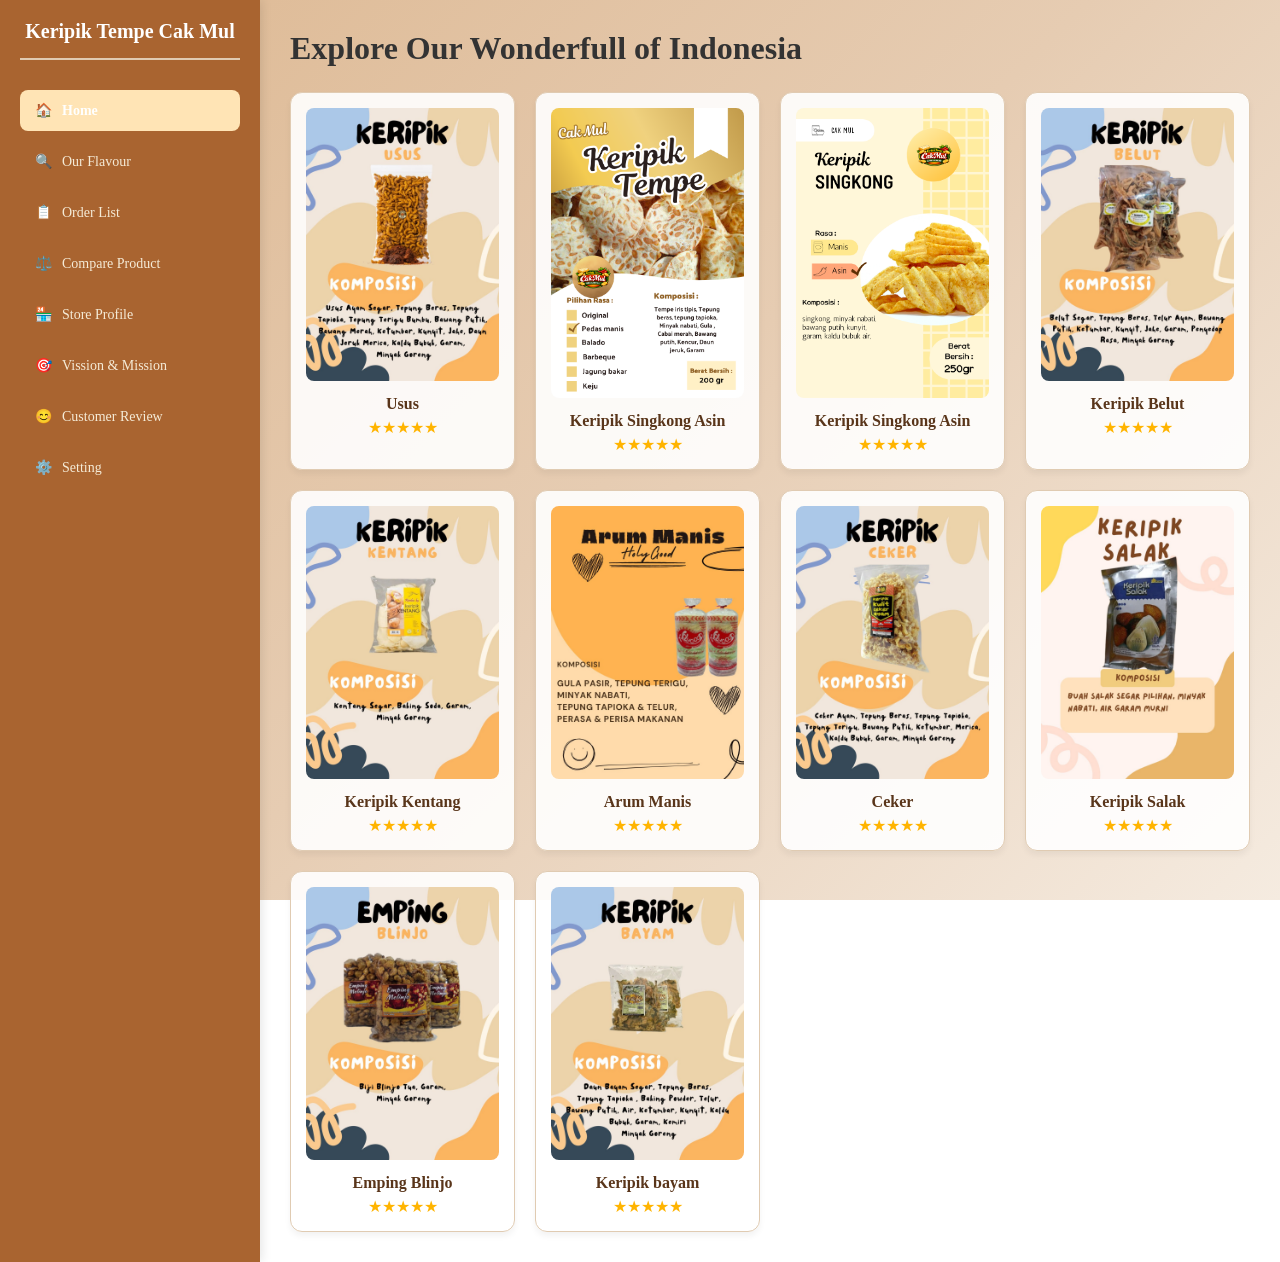
<file: index.html>
<!DOCTYPE html>
<html lang="id">
<head>
    <meta charset="UTF-8">
    <meta name="viewport" content="width=device-width, initial-scale=1.0">
    <title>Keripik Tempe Cak Mul</title>
    <link rel="stylesheet" href="Style/main.css">
</head>
<body>
    <div class="container">
        
        <!-- SIDEBAR KIRI -->
        <aside class="sidebar">
            <h1 class="brand-title">Keripik Tempe Cak Mul</h1>
            <ul class="nav-menu">
                <li class="nav-item active">
                    <a href="index.html">
                        <span class="icon">🏠</span> Home
                    </a>
                </li>
                <li class="nav-item">
                    <a href="our flavour.html">
                        <span class="icon">🔍</span> Our Flavour
                    </a>
                </li>
                <li class="nav-item">
                    <a href="order.html">
                        <span class="icon">📋</span> Order List
                    </a>
                </li>
                <li class="nav-item">
                    <a href="compare.html">
                        <span class="icon">⚖️</span> Compare Product
                    </a>
                </li>
                <li class="nav-item">
                    <a href="store profile.html">
                        <span class="icon">🏪</span> Store Profile
                    </a>
                </li>
                <li class="nav-item">
                    <a href="vission and mission.html">
                        <span class="icon">🎯</span> Vission & Mission
                    </a>
                </li>
                <li class="nav-item">
                    <a href="customer review.html">
                        <span class="icon">😊</span> Customer Review
                    </a>
                </li>
                <li class="nav-item">
                    <a href="setting.html">
                        <span class="icon">⚙️</span> Setting
                    </a>
                </li>
            </ul>
        </aside>

        <!-- KONTEN UTAMA KANAN -->
        <main class="main-content">
            <div class="content-header">
                <h1>Explore Our Wonderfull of Indonesia</h1>
            </div>

            <!-- Produk Section -->
            <section class="products-grid">
                <!-- Produk 1 -->
                <a href="#productModal1" class="card category-card">
                    <img src="IMG/usus.jpg" alt="Usus">
                    <h3 class="product-name">Usus</h3>
                    <div class="rating">★★★★★</div>
                </a>
                
                <!-- Produk 2 -->
                <a href="#productModal2" class="card category-card">
                    <img src="IMG/keripik tempe 1.png" alt="Keripik Singkong Asin">
                    <h3 class="product-name">Keripik Singkong Asin</h3>
                    <div class="rating">★★★★★</div>
                </a>

                <!-- Produk 3 -->
                <a href="#productModal3" class="card category-card">
                    <img src="IMG/keripik singkong asin.png" alt="Keripik Tempe Asin">
                    <h3 class="product-name">Keripik Singkong Asin</h3>
                    <div class="rating">★★★★★</div>
                </a>

                <!-- Produk 4 -->
                <a href="#productModal4" class="card category-card">
                    <img src="IMG/belut.jpg" alt="Keripik Belut">
                    <h3 class="product-name">Keripik Belut</h3>
                    <div class="rating">★★★★★</div>
                </a>

                <!-- Produk 5 -->
                <a href="#productModal5" class="card category-card">
                    <img src="IMG/kentang.jpg" alt="Keripik Kentang">
                    <h3 class="product-name">Keripik Kentang</h3>
                    <div class="rating">★★★★★</div>
                </a>

                <!-- Produk 6 -->
                <a href="#productModal6" class="card category-card">
                    <img src="IMG/arum.jpg" alt="Arum Manis">
                    <h3 class="product-name">Arum Manis</h3>
                    <div class="rating">★★★★★</div>
                </a>

                <!-- Produk 7 -->
                <a href="#productModal7" class="card category-card">
                    <img src="IMG/ceker.jpg" alt="ceker">
                    <h3 class="product-name">Ceker</h3>
                    <div class="rating">★★★★★</div>
                </a>

                <!-- Produk 8 -->
                <a href="#productModal8" class="card category-card">
                    <img src="IMG/salak.jpg" alt="Keripik Salak">
                    <h3 class="product-name">Keripik Salak</h3>
                    <div class="rating">★★★★★</div>
                </a>

                <!-- Produk 9 -->
                <a href="#productModal9" class="card category-card">
                    <img src="IMG/blinjo.jpg" alt="Emping Blinjo">
                    <h3 class="product-name">Emping Blinjo</h3>
                    <div class="rating">★★★★★</div>
                </a>

                <!-- Produk 10 -->
                <a href="#productModal10" class="card category-card">
                    <img src="IMG/bayam.jpg" alt="Keripik bayam">
                    <h3 class="product-name">Keripik bayam</h3>
                    <div class="rating">★★★★★</div>
                </a>
            </section>
        </main>
    </div>

    <!-- POP-UP MODAL 1 -->
    <div id="productModal1" class="modal">
        <a href="#" class="modal-overlay"></a>
        <div class="modal-content">
            <a href="#" class="close-btn">&times;</a>
            <div class="modal-body">
                <img src="IMG/usus.jpg" alt="Detail Produk">
                <div class="modal-text">
                    <h2>Usus</h2>
                    <p>Diolah secara teliti dari bahan berkualitas tinggi hingga menghasilkan keripik usus yang renyah, gurih, dan bebas aroma amis. Teman sempurna untuk waktu bersantai.</p>
                </div>
            </div>    
        </div>
    </div>

    <!-- POP-UP MODAL 2 -->
    <div id="productModal2" class="modal">
        <a href="#" class="modal-overlay"></a>
        <div class="modal-content">
            <a href="#" class="close-btn">&times;</a>
            <div class="modal-body">
                <img src="IMG/keripik tempe 1.png" alt="Detail Produk">
                <div class="modal-text">
                    <h2>Keripik Tempe Pedas Asin</h2>
                    <p>Diproses dari singkong segar berkualitas tinggi yang diiris tipis secara presisi, digoreng hingga garing keemasan, dan disempurnakan dengan taburan garam murni. Menghadirkan cita rasa klasik yang bersih, gurih, dan elegan di setiap gigitan..</p>
                </div>
            </div>    
        </div>
    </div>

    <!-- POP-UP MODAL 3 -->
    <div id="productModal3" class="modal">
        <a href="#" class="modal-overlay"></a>
        <div class="modal-content">
            <a href="#" class="close-btn">&times;</a>
            <div class="modal-body">
                <img src="IMG/keripik singkong asin.png" alt="Detail Produk">
                <div class="modal-text">
                    <h2>Keripik Singkong Asin</h2>
                    <p>Dibuat dari tempe berkualitas tinggi yang diiris tipis presisi, dibalut adonan tepung berbumbu tipis, dan digoreng hingga garing sempurna. Disempurnakan dengan taburan garam murni yang menghadirkan cita rasa gurih otentik, renyah, dan bersih.</p>
                </div>
            </div>    
        </div>
    </div>

    <!-- POP-UP MODAL 4 -->
    <div id="productModal4" class="modal">
        <a href="#" class="modal-overlay"></a>
        <div class="modal-content">
            <a href="#" class="close-btn">&times;</a>
            <div class="modal-body">
                <img src="IMG/belut.jpg" alt="Detail Produk">
                <div class="modal-text">
                    <h2>Keripik belut</h2>
                    <p>Perpaduan sempurna antara gurihnya daging belut berkualitas dan racikan bumbu asin gurih yang pas. Dibuat tanpa minyak berlebih untuk menjaga kerenyahan maksimal dan aroma gurih yang menggugah selera.</p>
                </div>
            </div>    
        </div>
    </div>

    <!-- POP-UP MODAL 5 -->
    <div id="productModal5" class="modal">
        <a href="#" class="modal-overlay"></a>
        <div class="modal-content">
            <a href="#" class="close-btn">&times;</a>
            <div class="modal-body">
                <img src="IMG/kentang.jpg" alt="Detail Produk">
                <div class="modal-text">
                    <h2>Keripik Kentang</h2>
                    <p>Diproses dari kentang pilihan yang diiris tipis presisi, digoreng hingga garing keemasan, dan dibumbui dengan garam murni berkualitas. Menghadirkan kerenyahan yang ringan dan cita rasa asin gurih yang bersih serta elegan.</p>
                </div>
            </div>    
        </div>
    </div>

    <!-- POP-UP MODAL 6 -->
    <div id="productModal6" class="modal">
        <a href="#" class="modal-overlay"></a>
        <div class="modal-content">
            <a href="#" class="close-btn">&times;</a>
            <div class="modal-body">
                <img src="IMG/arum.jpg" alt="Detail Produk">
                <div class="modal-text">
                    <h2>Keripik Kentang</h2>
                    <p>Diolah secara teliti hingga menghasilkan arum manis bermutu tinggi dengan tekstur fluffy yang cantik dan manis yang elegan.</p>
                </div>
            </div>    
        </div>
    </div>

    <!-- POP-UP MODAL 7 -->
    <div id="productModal7" class="modal">
        <a href="#" class="modal-overlay"></a>
        <div class="modal-content">
            <a href="#" class="close-btn">&times;</a>
            <div class="modal-body">
                <img src="IMG/ceker.jpg" alt="Detail Produk">
                <div class="modal-text">
                    <h2>Ceker</h2>
                    <p>Tekstur garing tanpa tanding dengan cita rasa berkelas.Perpaduan sempurna antara renyahnya kulit ceker pilihan dan sentuhan bumbu asin gurih racikan khas. Dibuat tanpa minyak berlebih untuk menjaga kemurnian rasa, kerenyahan maksimal, dan kelezatan yang bersih di lidah.</p>
                </div>
            </div>    
        </div>
    </div>

    <!-- POP-UP MODAL 8 -->
    <div id="productModal8" class="modal">
        <a href="#" class="modal-overlay"></a>
        <div class="modal-content">
            <a href="#" class="close-btn">&times;</a>
            <div class="modal-body">
                <img src="IMG/salak.jpg" alt="Detail Produk">
                <div class="modal-text">
                    <h2>Keripik Salak</h2>
                    <p>Dibuat dari buah salak pilihan segar yang dipanen pada tingkat kematangan terbaik. Diproses secara khusus dengan suhu rendah untuk mempertahankan keaslian warna, aroma khas, serta cita rasa manis-asam segar yang otentik di setiap irisan renyahnya.</p>
                </div>
            </div>    
        </div>
    </div>

    <!-- POP-UP MODAL 9 -->
    <div id="productModal9" class="modal">
        <a href="#" class="modal-overlay"></a>
        <div class="modal-content">
            <a href="#" class="close-btn">&times;</a>
            <div class="modal-body">
                <img src="IMG/blinjo.jpg" alt="Detail Produk">
                <div class="modal-text">
                    <h2>Emping Blinjo</h2>
                    <p>Dibuat dari biji melinjo tua berkualitas pilihan yang diproses secara teliti hingga berbentuk pipih sempurna. Digoreng garing dengan balutan garam murni untuk menghadirkan perpaduan rasa gurih, renyah, dan aroma khas melinjo yang kaya di setiap gigitan.</p>
                </div>
            </div>    
        </div>
    </div>

    <!-- POP-UP MODAL 10 -->
    <div id="productModal10" class="modal">
        <a href="#" class="modal-overlay"></a>
        <div class="modal-content">
            <a href="#" class="close-btn">&times;</a>
            <div class="modal-body">
                <img src="IMG/bayam.jpg" alt="Detail Produk">
                <div class="modal-text">
                    <h2>Keripik bayam</h2>
                    <p>Diolah secara cermat dari bayam pilihan untuk menghasilkan keripik yang super garing, tidak amis/pahit, dan bebas minyak berlebih. Pilihan camilan sehat dan berkelas yang pas untuk melengkapi momen santai Anda.</p>
                </div>
            </div>    
        </div>
    </div>
</body>
</html>
</file>
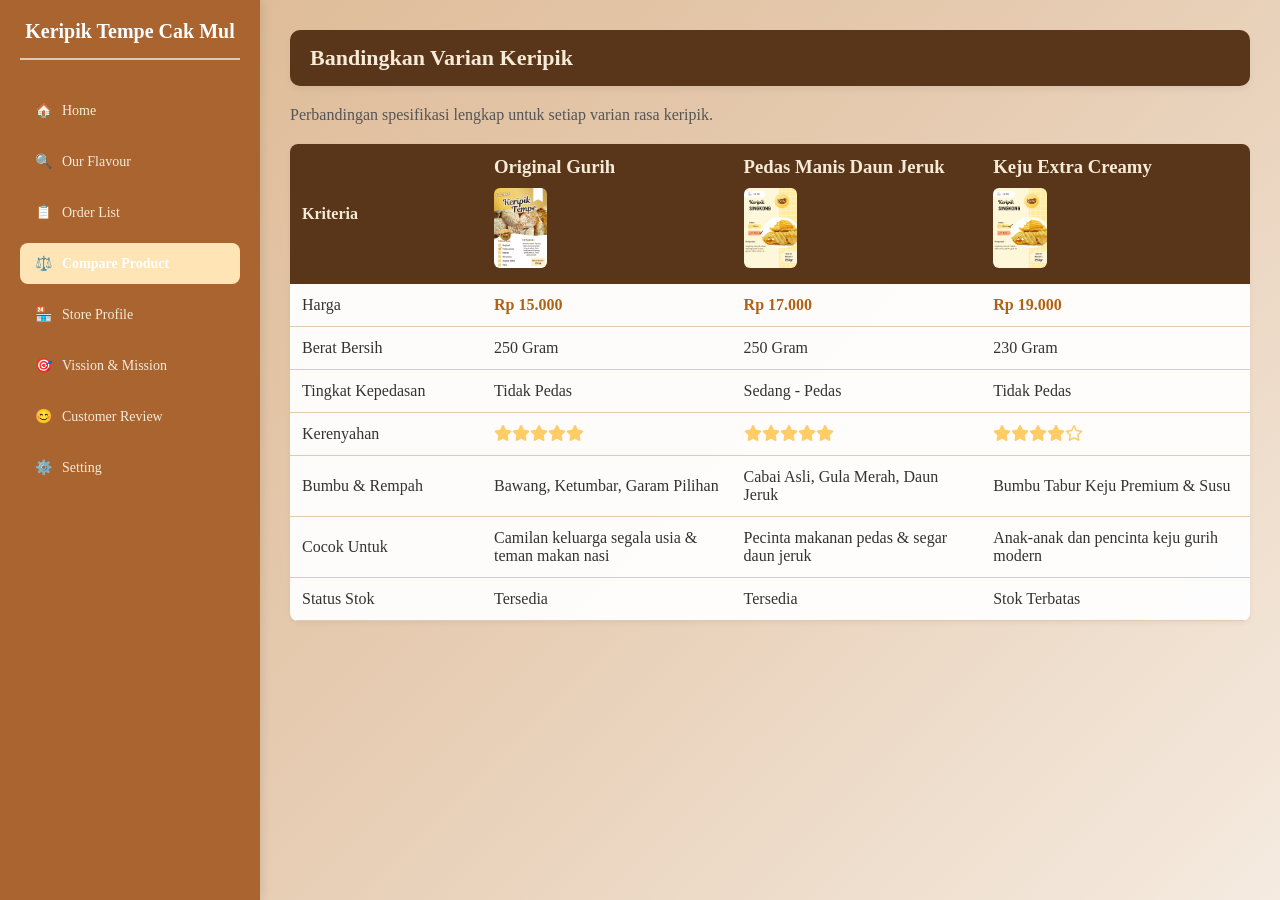
<file: compare.html>
<!DOCTYPE html>
<html lang="id">
<head>
    <meta charset="UTF-8">
    <meta name="viewport" content="width=device-width, initial-scale=1.0">
    <title>Compare Product - Keripik Tempe Cak Mul</title>
    <link rel="stylesheet" href="Style/main.css">
    <link rel="stylesheet" href="https://cdnjs.cloudflare.com/ajax/libs/font-awesome/6.4.0/css/all.min.css">
</head>
<body>
    <div class="container">
        
        <!-- SIDEBAR NAVIGASI -->
         <aside class="sidebar">
            <h1 class="brand-title">Keripik Tempe Cak Mul</h1>
            <ul class="nav-menu">
                <li class="nav-item">
                    <a href="index.html">
                        <span class="icon">🏠</span> Home
                    </a>
                </li>
                <li class="nav-item">
                    <a href="our flavour.html">
                        <span class="icon">🔍</span> Our Flavour
                    </a>
                </li>
                <li class="nav-item">
                    <a href="order.html">
                        <span class="icon">📋</span> Order List
                    </a>
                </li>
                <li class="nav-item active">
                    <a href="compare.html">
                        <span class="icon">⚖️</span> Compare Product
                    </a>
                </li>
                <li class="nav-item">
                    <a href="store profile.html">
                        <span class="icon">🏪</span> Store Profile
                    </a>
                </li>
                <li class="nav-item">
                    <a href="vission and mission.html">
                        <span class="icon">🎯</span> Vission & Mission
                    </a>
                </li>
                <li class="nav-item">
                    <a href="customer review.html">
                        <span class="icon">😊</span> Customer Review
                    </a>
                </li>
                <li class="nav-item">
                    <a href="setting.html">
                        <span class="icon">⚙️</span> Setting
                    </a>
                </li>
            </ul>
        </aside>

        <!-- KONTEN UTAMA -->
        <main class="main-content">
            <div class="banner-title">
                Bandingkan Varian Keripik
            </div>
            <p style="color: #555; margin-bottom: 15px;">Perbandingan spesifikasi lengkap untuk setiap varian rasa keripik.</p>
            
            <table class="compare-table">
                <thead>
                    <tr>
                        <th style="width: 20%;">Kriteria</th>
                        <th style="width: 26%;">
                            <h3>Original Gurih</h3>
                            <img src="IMG/keripik tempe 1.png" class="compare-img" alt="Original Gurih">
                        </th>
                        <th style="width: 26%;">
                            <h3>Pedas Manis Daun Jeruk</h3>
                            <img src="IMG/keripik singkong asin.png" class="compare-img" alt="Pedas Manis">
                        </th>
                        <th style="width: 28%;">
                            <h3>Keju Extra Creamy</h3>
                            <img src="IMG/Keripik singkong manis.png" class="compare-img" alt="Keju Creamy">
                        </th>
                    </tr>
                </thead>
                <tbody>
                    <tr>
                        <td>Harga</td>
                        <td class="price-highlight">Rp 15.000</td>
                        <td class="price-highlight">Rp 17.000</td>
                        <td class="price-highlight">Rp 19.000</td>
                    </tr>
                    <tr>
                        <td>Berat Bersih</td>
                        <td>250 Gram</td>
                        <td>250 Gram</td>
                        <td>230 Gram</td>
                    </tr>
                    <tr>
                        <td>Tingkat Kepedasan</td>
                        <td>Tidak Pedas</td>
                        <td>Sedang - Pedas</td>
                        <td>Tidak Pedas</td>
                    </tr>
                    <tr>
                        <td>Kerenyahan</td>
                        <td>
                            <span class="star-gold"><i class="fa-solid fa-star"></i><i class="fa-solid fa-star"></i><i class="fa-solid fa-star"></i><i class="fa-solid fa-star"></i><i class="fa-solid fa-star"></i></span>
                        </td>
                        <td>
                            <span class="star-gold"><i class="fa-solid fa-star"></i><i class="fa-solid fa-star"></i><i class="fa-solid fa-star"></i><i class="fa-solid fa-star"></i><i class="fa-solid fa-star"></i></span>
                        </td>
                        <td>
                            <span class="star-gold"><i class="fa-solid fa-star"></i><i class="fa-solid fa-star"></i><i class="fa-solid fa-star"></i><i class="fa-solid fa-star"></i><i class="fa-regular fa-star"></i></span>
                        </td>
                    </tr>
                    <tr>
                        <td>Bumbu & Rempah</td>
                        <td>Bawang, Ketumbar, Garam Pilihan</td>
                        <td>Cabai Asli, Gula Merah, Daun Jeruk</td>
                        <td>Bumbu Tabur Keju Premium & Susu</td>
                    </tr>
                    <tr>
                        <td>Cocok Untuk</td>
                        <td>Camilan keluarga segala usia & teman makan nasi</td>
                        <td>Pecinta makanan pedas & segar daun jeruk</td>
                        <td>Anak-anak dan pencinta keju gurih modern</td>
                    </tr>
                    <tr>
                        <td>Status Stok</td>
                        <td>Tersedia</td>
                        <td>Tersedia</td>
                        <td>Stok Terbatas</td>
                    </tr>
                </tbody>
            </table>
        </main>
    </div>
</body>
</html>
</file>
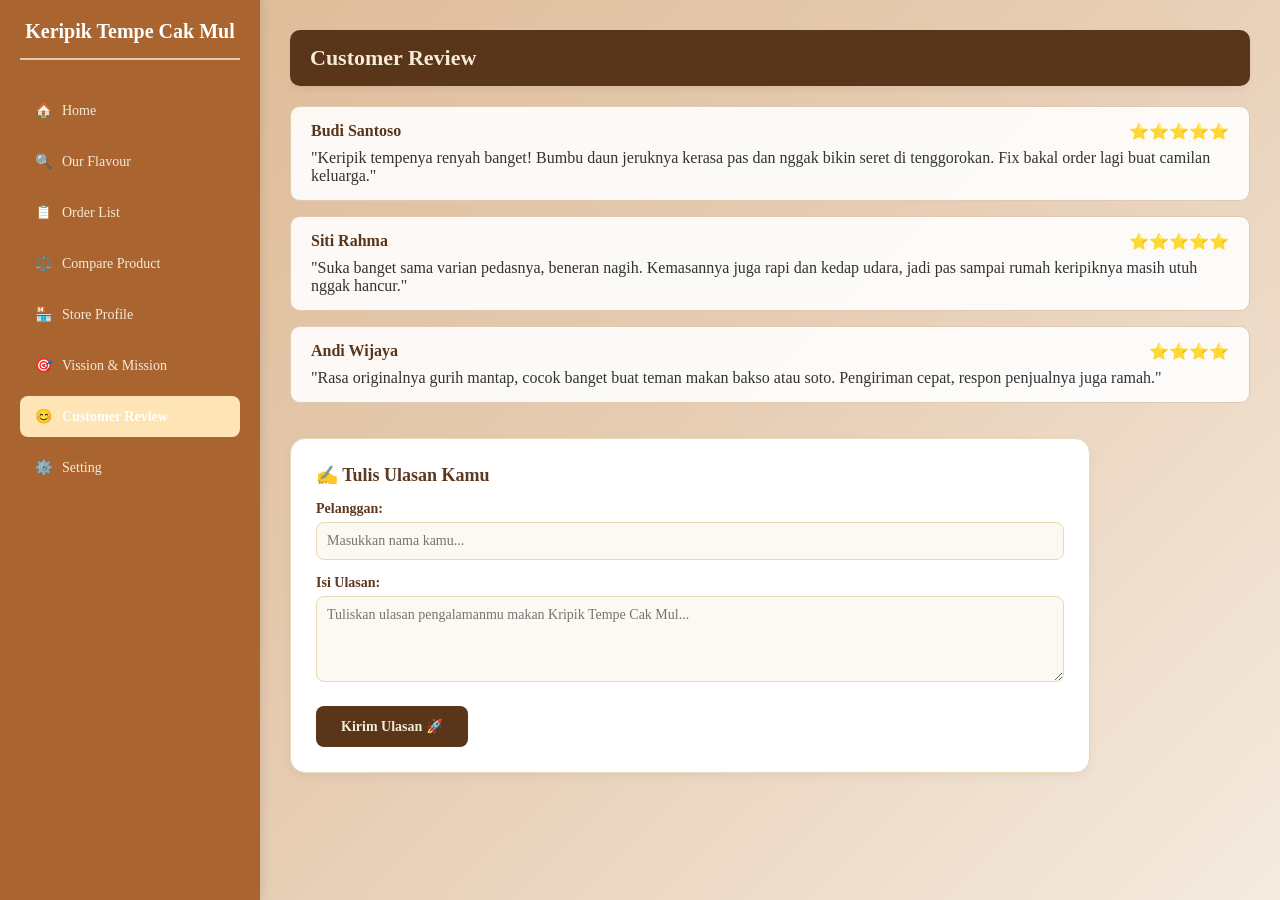
<file: customer review.html>
<!DOCTYPE html>
<html lang="id">
<head>
    <meta charset="UTF-8">
    <meta name="viewport" content="width=device-width, initial-scale=1.0">
    <title>Kripik Tempe Cak Mul</title>
    <link rel="stylesheet" href="Style/main.css">
</head>
<body>

    <div class="container">

        <!-- 1. SIDEBAR KIRI -->
        </aside> <aside class="sidebar">
            <h1 class="brand-title">Keripik Tempe Cak Mul</h1>
            <ul class="nav-menu">
                <li class="nav-item">
                    <a href="index.html">
                        <span class="icon">🏠</span> Home
                    </a>
                </li>
                <li class="nav-item">
                    <a href="our flavour.html">
                        <span class="icon">🔍</span> Our Flavour
                    </a>
                </li>
                <li class="nav-item">
                    <a href="order.html">
                        <span class="icon">📋</span> Order List
                    </a>
                </li>
                <li class="nav-item">
                    <a href="compare.html">
                        <span class="icon">⚖️</span> Compare Product
                    </a>
                </li>
                <li class="nav-item">
                    <a href="store profile.html">
                        <span class="icon">🏪</span> Store Profile
                    </a>
                </li>
                <li class="nav-item">
                    <a href="vission and mission.html">
                        <span class="icon">🎯</span> Vission & Mission
                    </a>
                </li>
                <li class="nav-item active">
                    <a href="customer review.html">
                        <span class="icon">😊</span> Customer Review
                    </a>
                </li>
                <li class="nav-item">
                    <a href="setting.html">
                        <span class="icon">⚙️</span> Setting
                    </a>
                </li>
            </ul>
        </aside>

        <!-- 2. KONTEN UTAMA KANAN -->
        <main class="main-content">
            
            <!-- Judul Banner Halaman -->
            <div class="banner-title">
                Customer Review
            </div>

            <!-- Daftar Kotak Ulasan Pelanggan -->
            <div class="reviews-container">

                <!-- Kartu Ulasan 1 -->
                <div class="review-card">
                    <div class="review-header">
                        <span class="customer-name">Budi Santoso</span>
                        <span class="stars">⭐⭐⭐⭐⭐</span>
                    </div>
                    <p class="review-text">"Keripik tempenya renyah banget! Bumbu daun jeruknya kerasa pas dan nggak bikin seret di tenggorokan. Fix bakal order lagi buat camilan keluarga."</p>
                </div>

                <!-- Kartu Ulasan 2 -->
                <div class="review-card">
                    <div class="review-header">
                        <span class="customer-name">Siti Rahma</span>
                        <span class="stars">⭐⭐⭐⭐⭐</span>
                    </div>
                    <p class="review-text">"Suka banget sama varian pedasnya, beneran nagih. Kemasannya juga rapi dan kedap udara, jadi pas sampai rumah keripiknya masih utuh nggak hancur."</p>
                </div>

                <!-- Kartu Ulasan 3 -->
                <div class="review-card">
                    <div class="review-header">
                        <span class="customer-name">Andi Wijaya</span>
                        <span class="stars">⭐⭐⭐⭐</span>
                    </div>
                    <p class="review-text">"Rasa originalnya gurih mantap, cocok banget buat teman makan bakso atau soto. Pengiriman cepat, respon penjualnya juga ramah."</p>
                </div> 

            </div>

            <!-- AREA FORM UNTUK MENULIS ULASAN BARU -->
            <form class="add-review-form" style="background-color: #ffffff; padding: 25px; border-radius: 15px; margin-top: 35px; width: 85%; box-shadow: 0 4px 10px rgba(0,0,0,0.05); border: 1px solid #e6dab8;">
                
                <h3 style="color: #5c3a21; margin-bottom: 15px; font-size: 18px;">✍️ Tulis Ulasan Kamu</h3>
                
                <!-- Kolom Input untuk Nama Pelanggan -->
                <div style="margin-bottom: 15px;">
                    <label style="display: block; color: #5c3a21; font-weight: bold; font-size: 14px; margin-bottom: 5px;">Pelanggan:</label>
                    <input type="text" placeholder="Masukkan nama kamu..." style="width: 100%; padding: 10px; border-radius: 8px; border: 1px solid #e6dab8; background-color: #fcf8f2; font-size: 14px; color: #5c3a21; outline: none;">
                </div>

                <!-- Kolom Textarea untuk Isi Ulasan -->
                <div style="margin-bottom: 20px;">
                    <label style="display: block; color: #5c3a21; font-weight: bold; font-size: 14px; margin-bottom: 5px;">Isi Ulasan:</label>
                    <textarea rows="4" placeholder="Tuliskan ulasan pengalamanmu makan Kripik Tempe Cak Mul..." style="width: 100%; padding: 10px; border-radius: 8px; border: 1px solid #e6dab8; background-color: #fcf8f2; font-size: 14px; color: #5c3a21; outline: none; resize: vertical;"></textarea>
                </div>

                <!-- Tombol Kirim -->
                <button type="submit" style="background-color: #59351a; color: #f5ebd7; border: none; padding: 12px 25px; font-weight: bold; border-radius: 8px; cursor: pointer; font-size: 14px; transition: 0.2s;">
                    Kirim Ulasan 🚀
                </button>

            </form>

        </main> <!-- Penutup main-content -->
    
    </div> <!-- Penutup container -->

</body>
</html>
</file>
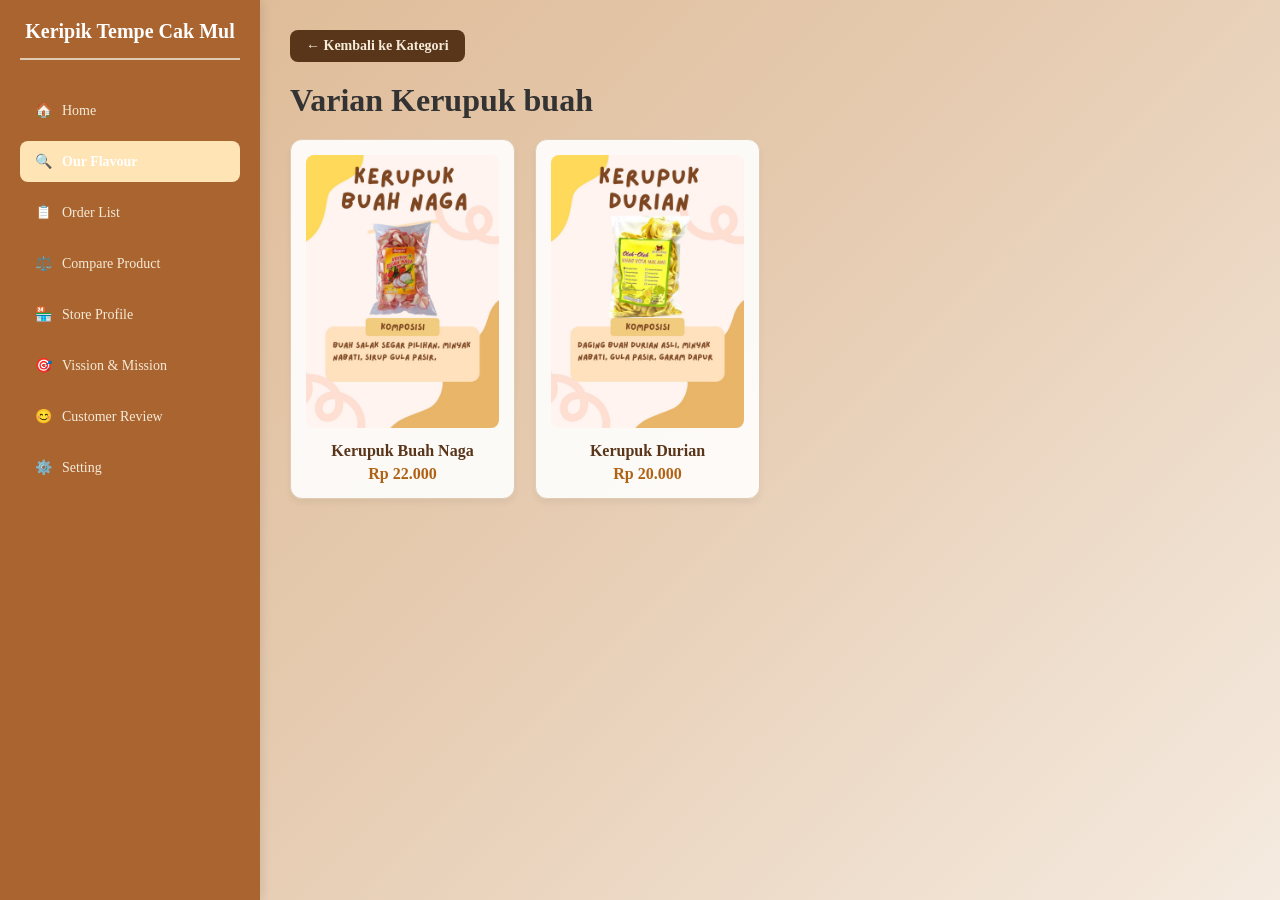
<file: kerupuk buah.html>
<!DOCTYPE html>
<html lang="id">
<head>
    <meta charset="UTF-8">
    <meta name="viewport" content="width=device-width, initial-scale=1.0">
    <title>Varian Kerupuk buah - Keripik Tempe Cak Mul</title>
    <link rel="stylesheet" href="Style/main.css">
</head>
<body>
    <div class="container">
        
        <!-- SIDEBAR KIRI -->
         <aside class="sidebar">
            <h1 class="brand-title">Keripik Tempe Cak Mul</h1>
            <ul class="nav-menu">
                <li class="nav-item">
                    <a href="index.html">
                        <span class="icon">🏠</span> Home
                    </a>
                </li>
                <li class="nav-item active">
                    <a href="our flavour.html">
                        <span class="icon">🔍</span> Our Flavour
                    </a>
                </li>
                <li class="nav-item">
                    <a href="order.html">
                        <span class="icon">📋</span> Order List
                    </a>
                </li>
                <li class="nav-item">
                    <a href="compare.html">
                        <span class="icon">⚖️</span> Compare Product
                    </a>
                </li>
                <li class="nav-item">
                    <a href="store profile.html">
                        <span class="icon">🏪</span> Store Profile
                    </a>
                </li>
                <li class="nav-item">
                    <a href="vission and mission.html">
                        <span class="icon">🎯</span> Vission & Mission
                    </a>
                </li>
                <li class="nav-item">
                    <a href="customer review.html">
                        <span class="icon">😊</span> Customer Review
                    </a>
                </li>
                <li class="nav-item">
                    <a href="setting.html">
                        <span class="icon">⚙️</span> Setting
                    </a>
                </li>
            </ul>
        </aside>

        <!-- KONTEN UTAMA KANAN -->
        <main class="main-content">
            <a href="our flavour.html" class="btn-back">← Kembali ke Kategori</a>
            <h1>Varian Kerupuk buah</h1>
            
            <div class="products-grid">
                <!-- Produk 1 -->
                <div class="card">
                    <img src="IMG/kerupuk buah naga.jpg" alt="Keripik Buah Naga">
                    <h3 class="product-name">Kerupuk Buah Naga</h3>
                    <p class="price">Rp 22.000</p>
                </div>
                <!-- Produk 2 -->
                <div class="card">
                    <img src="IMG/kerupuk durian.jpg" alt="Keripik Durian">
                    <h3 class="product-name">Kerupuk Durian</h3>
                    <p class="price">Rp 20.000</p>
                </div>
                
            </div>
        </main>
    </div>
</body>
</html>
</file>
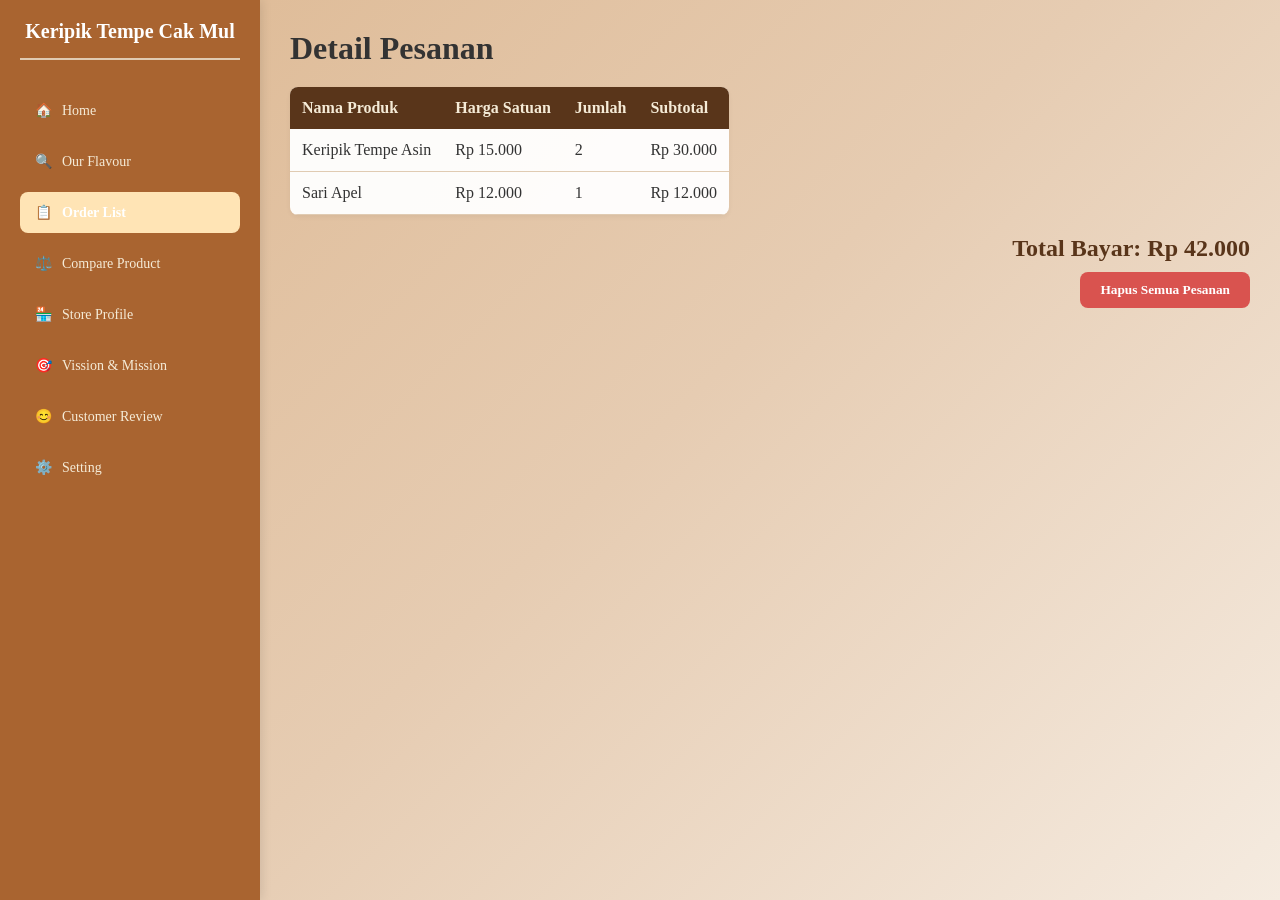
<file: order.html>
<!DOCTYPE html>
<html lang="id">
<head>
    <meta charset="UTF-8">
    <meta name="viewport" content="width=device-width, initial-scale=1.0">
    <title>Order List - Keripik Tempe Cak Mul</title>
    <link rel="stylesheet" href="Style/main.css">
</head>
<body>
    <div class="container">
        
        <!-- SIDEBAR KIRI -->
         <aside class="sidebar">
            <h1 class="brand-title">Keripik Tempe Cak Mul</h1>
            <ul class="nav-menu">
                <li class="nav-item">
                    <a href="index.html">
                        <span class="icon">🏠</span> Home
                    </a>
                </li>
                <li class="nav-item">
                    <a href="our flavour.html">
                        <span class="icon">🔍</span> Our Flavour
                    </a>
                </li>
                <li class="nav-item active">
                    <a href="order.html">
                        <span class="icon">📋</span> Order List
                    </a>
                </li>
                <li class="nav-item">
                    <a href="compare.html">
                        <span class="icon">⚖️</span> Compare Product
                    </a>
                </li>
                <li class="nav-item">
                    <a href="store profile.html">
                        <span class="icon">🏪</span> Store Profile
                    </a>
                </li>
                <li class="nav-item">
                    <a href="vission and mission.html">
                        <span class="icon">🎯</span> Vission & Mission
                    </a>
                </li>
                <li class="nav-item">
                    <a href="customer review.html">
                        <span class="icon">😊</span> Customer Review
                    </a>
                </li>
                <li class="nav-item">
                    <a href="setting.html">
                        <span class="icon">⚙️</span> Setting
                    </a>
                </li>
            </ul>
        </aside>
        <!-- KONTEN UTAMA HALAMAN ORDER -->
        <main class="main-content">
            <h1>Detail Pesanan</h1>
            
            <div id="order-container">
                <table class="order-table">
                    <thead>
                        <tr>
                            <th>Nama Produk</th>
                            <th>Harga Satuan</th>
                            <th>Jumlah</th>
                            <th>Subtotal</th>
                        </tr>
                    </thead>
                    <tbody>
                        <tr>
                            <td>Keripik Tempe Asin</td>
                            <td>Rp 15.000</td>
                            <td>2</td>
                            <td>Rp 30.000</td>
                        </tr>
                        <tr>
                            <td>Sari Apel</td>
                            <td>Rp 12.000</td>
                            <td>1</td>
                            <td>Rp 12.000</td>
                        </tr>
                    </tbody>
                </table>
            </div>

            <div style="margin-top: 20px; text-align: right;">
                <h2 id="total-bayar" style="color: #59351a;">Total Bayar: Rp 42.000</h2>
                <button type="button" class="btn-danger">
                    Hapus Semua Pesanan
                </button>
            </div>
        </main>
    </div>
</body>
</html>
</file>
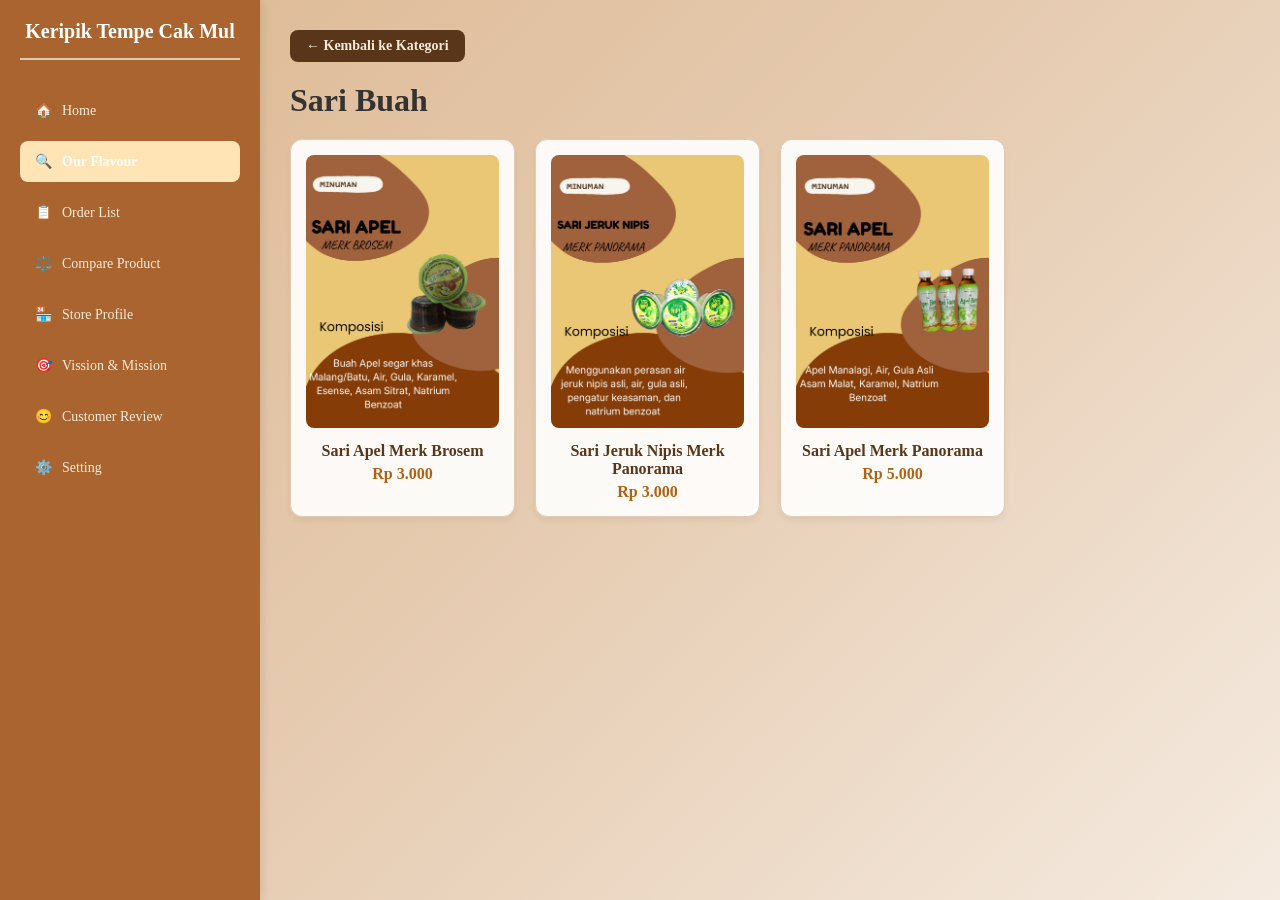
<file: sari buah.html>
<!DOCTYPE html>
<html lang="id">
<head>
    <meta charset="UTF-8">
    <meta name="viewport" content="width=device-width, initial-scale=1.0">
    <title>Sari Buah - Keripik Tempe Cak Mul</title>
    <link rel="stylesheet" href="Style/main.css">
</head>
<body>
    <div class="container">
        
        <!-- SIDEBAR KIRI -->
         <aside class="sidebar">
            <h1 class="brand-title">Keripik Tempe Cak Mul</h1>
            <ul class="nav-menu">
                <li class="nav-item">
                    <a href="index.html">
                        <span class="icon">🏠</span> Home
                    </a>
                </li>
                <li class="nav-item active">
                    <a href="our flavour.html">
                        <span class="icon">🔍</span> Our Flavour
                    </a>
                </li>
                <li class="nav-item">
                    <a href="order.html">
                        <span class="icon">📋</span> Order List
                    </a>
                </li>
                <li class="nav-item">
                    <a href="compare.html">
                        <span class="icon">⚖️</span> Compare Product
                    </a>
                </li>
                <li class="nav-item">
                    <a href="store profile.html">
                        <span class="icon">🏪</span> Store Profile
                    </a>
                </li>
                <li class="nav-item">
                    <a href="vission and mission.html">
                        <span class="icon">🎯</span> Vission & Mission
                    </a>
                </li>
                <li class="nav-item">
                    <a href="customer review.html">
                        <span class="icon">😊</span> Customer Review
                    </a>
                </li>
                <li class="nav-item">
                    <a href="setting.html">
                        <span class="icon">⚙️</span> Setting
                    </a>
                </li>
            </ul>
        </aside>

        <!-- KONTEN UTAMA KANAN -->
        <main class="main-content">
            <a href="our flavour.html" class="btn-back">← Kembali ke Kategori</a>
            <h1>Sari Buah</h1>
            
            <div class="products-grid">
                <!-- Produk 1 -->
                <div class="card">
                    <img src="IMG/sari apel.png" alt="Sari Apel Merk Brosem">
                    <h3 class="product-name">Sari Apel Merk Brosem</h3>
                    <p class="price">Rp 3.000</p>
                </div>
                <!-- Produk 2 -->
                <div class="card">
                    <img src="IMG/jeruk nipis.png" alt="Sari Jeruk Nipis Merk Panorama">
                    <h3 class="product-name">Sari Jeruk Nipis Merk Panorama</h3>
                    <p class="price">Rp 3.000</p>
                </div>
                
                <div class="card">
                    <img src="IMG/apel.png" alt="Sari Apel Merk Panorama">
                    <h3 class="product-name">Sari Apel Merk Panorama</h3>
                    <p class="price">Rp 5.000</p>
                </div>
            </div>
        </main>
    </div>
</body>
</html>
</file>
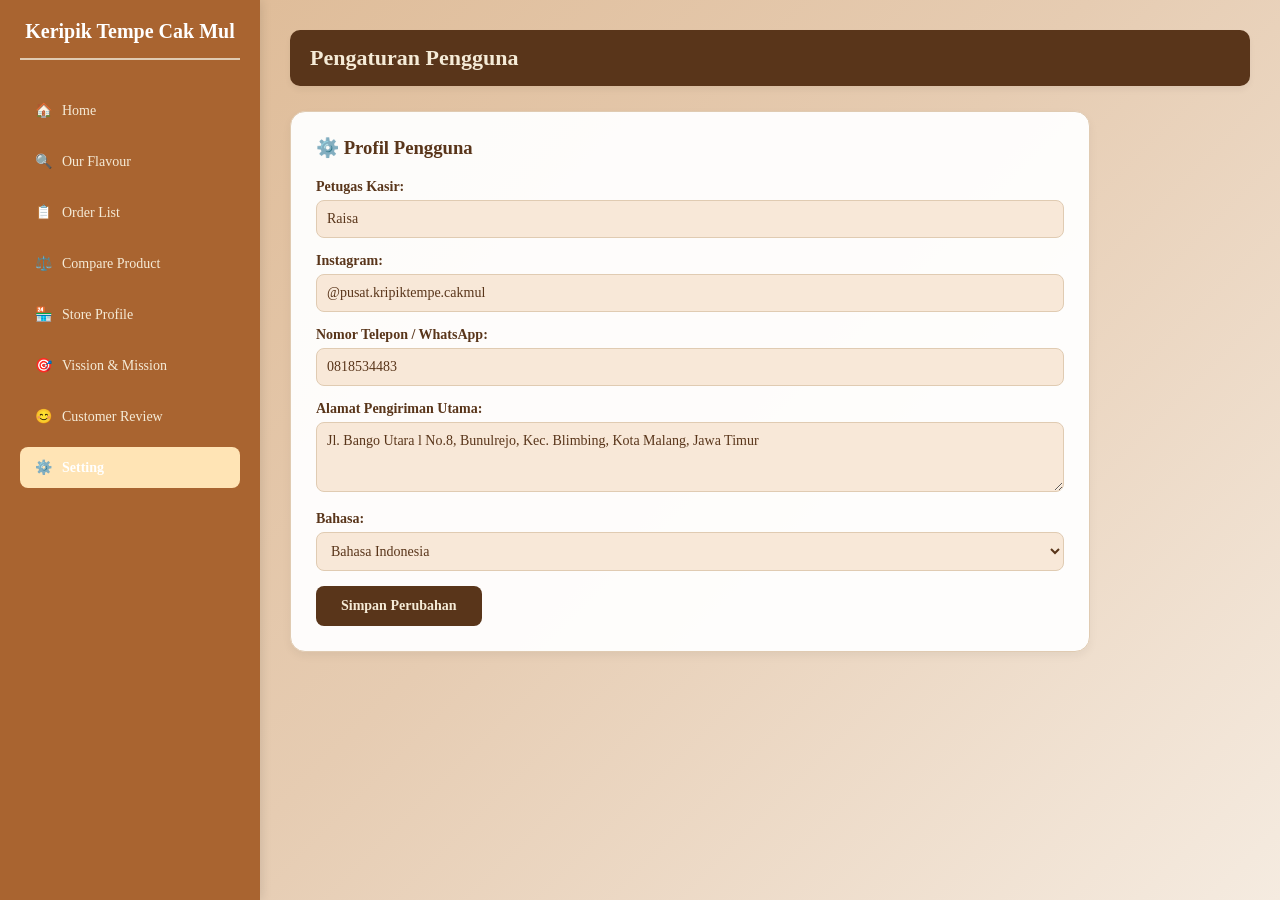
<file: setting.html>
<!DOCTYPE html>
<html lang="id">
<head>
    <meta charset="UTF-8">
    <meta name="viewport" content="width=device-width, initial-scale=1.0">
    <title>Setting - Keripik Tempe Cak Mul</title>
    <link rel="stylesheet" href="Style/main.css">
</head>
<body>
    <div class="container">
        
        <!-- SIDEBAR KIRI -->
         <aside class="sidebar">
            <h1 class="brand-title">Keripik Tempe Cak Mul</h1>
            <ul class="nav-menu">
                <li class="nav-item">
                    <a href="index.html">
                        <span class="icon">🏠</span> Home
                    </a>
                </li>
                <li class="nav-item">
                    <a href="our flavour.html">
                        <span class="icon">🔍</span> Our Flavour
                    </a>
                </li>
                <li class="nav-item">
                    <a href="order.html">
                        <span class="icon">📋</span> Order List
                    </a>
                </li>
                <li class="nav-item">
                    <a href="compare.html">
                        <span class="icon">⚖️</span> Compare Product
                    </a>
                </li>
                <li class="nav-item">
                    <a href="store profile.html">
                        <span class="icon">🏪</span> Store Profile
                    </a>
                </li>
                <li class="nav-item">
                    <a href="vission and mission.html">
                        <span class="icon">🎯</span> Vission & Mission
                    </a>
                </li>
                <li class="nav-item">
                    <a href="customer review.html">
                        <span class="icon">😊</span> Customer Review
                    </a>
                </li>
                <li class="nav-item active">
                    <a href="setting.html">
                        <span class="icon">⚙️</span> Setting
                    </a>
                </li>
            </ul>
        </aside>

        <!-- KONTEN UTAMA KANAN -->
        <main class="main-content">
            <div class="banner-title">
                Pengaturan Pengguna
            </div>

            <form class="settings-form">
                <h3 style="color: #59351a; margin-bottom: 20px;">⚙️ Profil Pengguna</h3>
                
                <div class="form-group">
                    <label>Petugas Kasir:</label>
                    <input type="text" class="form-control" value="Raisa">
                </div>

                <div class="form-group">
                    <label>Instagram:</label>
                    <input type="email" class="form-control" value="@pusat.kripiktempe.cakmul">
                </div>

                <div class="form-group">
                    <label>Nomor Telepon / WhatsApp:</label>
                    <input type="tel" class="form-control" value="0818534483">
                </div>

                <div class="form-group">
                    <label>Alamat Pengiriman Utama:</label>
                    <textarea rows="3" class="form-control">Jl. Bango Utara l No.8, Bunulrejo, Kec. Blimbing, Kota Malang, Jawa Timur</textarea>
                </div>

                <div class="form-group">
                    <label>Bahasa:</label>
                    <select class="form-control">
                        <option value="id" selected>Bahasa Indonesia</option>
                        <option value="en">Bahasa Inggris</option>
                    </select>
                </div>

                <button type="submit" class="btn-primary">
                    Simpan Perubahan
                </button>
            </form>
        </main>
    </div>
</body>
</html>
</file>
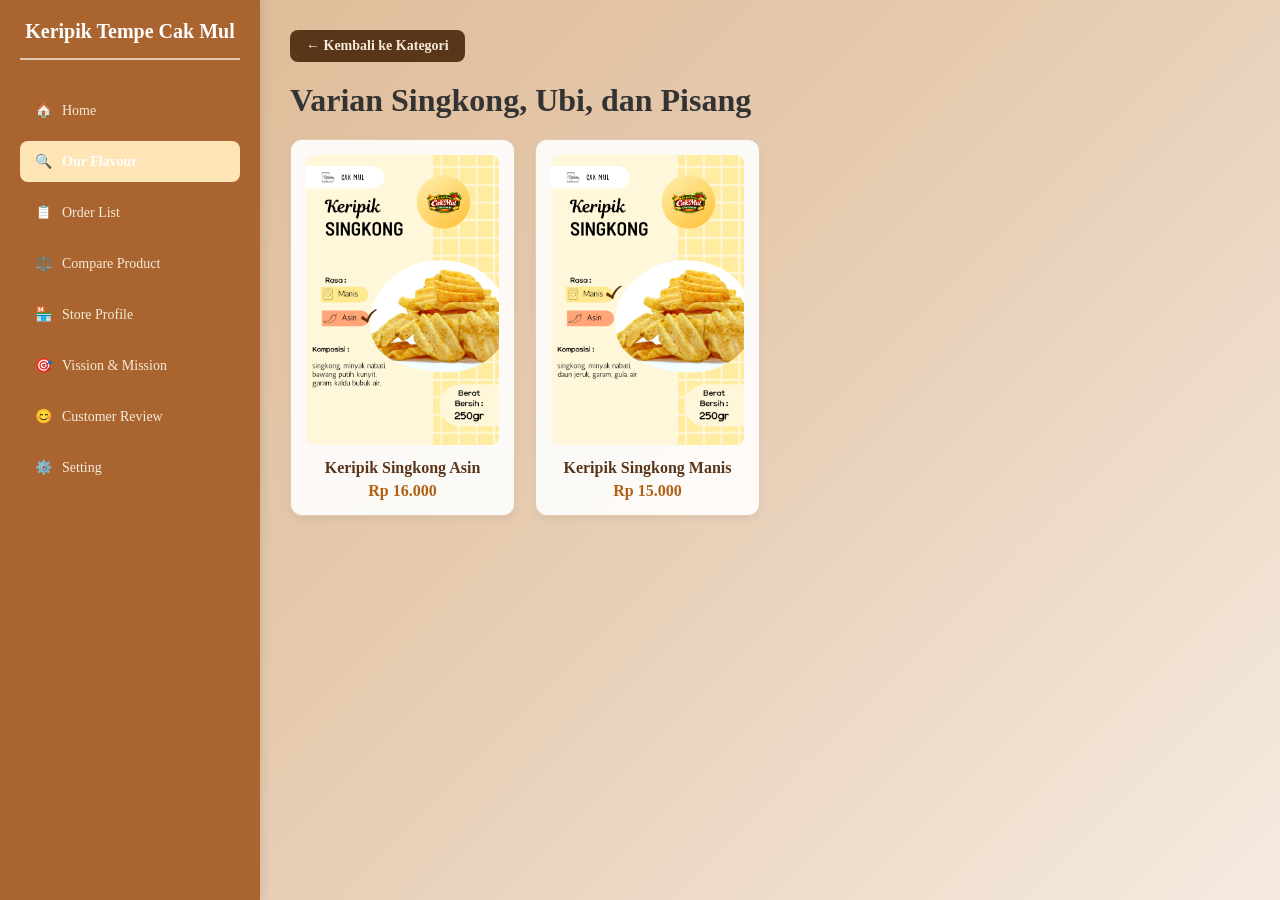
<file: singkong.html>
<!DOCTYPE html>
<html lang="id">
<head>
    <meta charset="UTF-8">
    <meta name="viewport" content="width=device-width, initial-scale=1.0">
    <title>Varian Kerupuk buah - Keripik Tempe Cak Mul</title>
    <link rel="stylesheet" href="Style/main.css">
</head>
<body>
    <div class="container">
        
        <!-- SIDEBAR KIRI -->
         <aside class="sidebar">
            <h1 class="brand-title">Keripik Tempe Cak Mul</h1>
            <ul class="nav-menu">
                <li class="nav-item">
                    <a href="index.html">
                        <span class="icon">🏠</span> Home
                    </a>
                </li>
                <li class="nav-item active">
                    <a href="our flavour.html">
                        <span class="icon">🔍</span> Our Flavour
                    </a>
                </li>
                <li class="nav-item">
                    <a href="order.html">
                        <span class="icon">📋</span> Order List
                    </a>
                </li>
                <li class="nav-item">
                    <a href="compare.html">
                        <span class="icon">⚖️</span> Compare Product
                    </a>
                </li>
                <li class="nav-item">
                    <a href="store profile.html">
                        <span class="icon">🏪</span> Store Profile
                    </a>
                </li>
                <li class="nav-item">
                    <a href="vission and mission.html">
                        <span class="icon">🎯</span> Vission & Mission
                    </a>
                </li>
                <li class="nav-item">
                    <a href="customer review.html">
                        <span class="icon">😊</span> Customer Review
                    </a>
                </li>
                <li class="nav-item">
                    <a href="setting.html">
                        <span class="icon">⚙️</span> Setting
                    </a>
                </li>
            </ul>
        </aside>

        <!-- KONTEN UTAMA KANAN -->
        <main class="main-content">
            <a href="our flavour.html" class="btn-back">← Kembali ke Kategori</a>
            <h1>Varian Singkong, Ubi, dan Pisang</h1>
            
            <div class="products-grid">
                <!-- Produk 1 -->
                <div class="card">
                    <img src="IMG/keripik singkong asin.png" alt="Keripik Singkong Asin">
                    <h3 class="product-name">Keripik Singkong Asin</h3>
                    <p class="price">Rp 16.000</p>
                </div>
                <!-- Produk 2 -->
                <div class="card">
                    <img src="IMG/Keripik singkong manis.png" alt="Keripik Singkong Manis">
                    <h3 class="product-name">Keripik Singkong Manis</h3>
                    <p class="price">Rp 15.000</p>
                </div>
                
            </div>
        </main>
    </div>
</body>
</html>
</file>
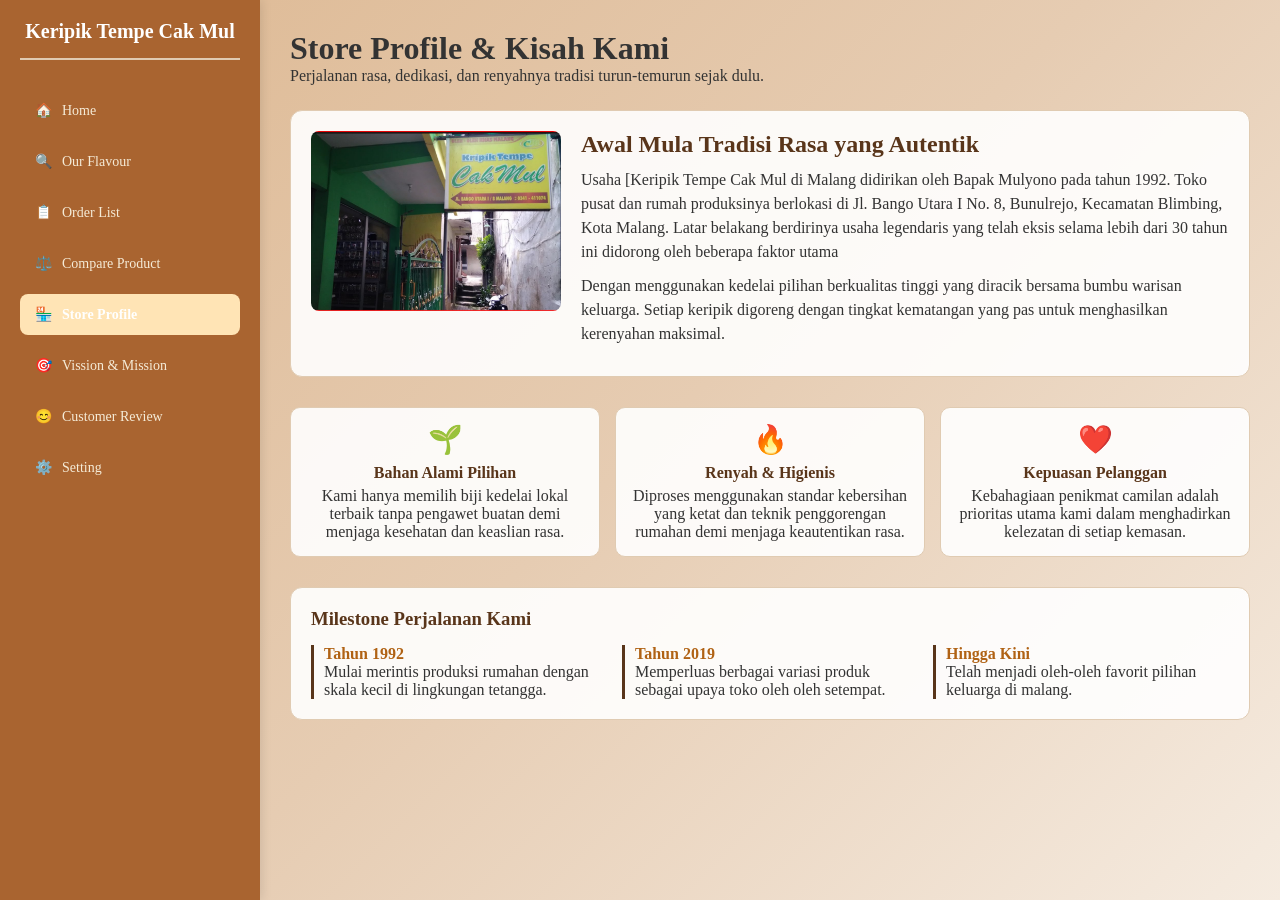
<file: store profil.html>
<!DOCTYPE html>
<html lang="id">
<head>
    <meta charset="UTF-8">
    <meta name="viewport" content="width=device-width, initial-scale=1.0">
    <title>Store Profile - Keripik Tempe Cak Mul</title>
    <link rel="stylesheet" href="Style/main.css">
</head>
<body>
    <div class="container">
        
        <!-- SIDEBAR KIRI -->
        <aside class="sidebar">
            <h1 class="brand-title">Keripik Tempe Cak Mul</h1>
            <ul class="nav-menu">
                <li class="nav-item">
                    <a href="index.html">
                        <span class="icon">🏠</span> Home
                    </a>
                </li>
                <li class="nav-item">
                    <a href="our flavour.html">
                        <span class="icon">🔍</span> Our Flavour
                    </a>
                </li>
                <li class="nav-item">
                    <a href="order.html">
                        <span class="icon">📋</span> Order List
                    </a>
                </li>
                <li class="nav-item">
                    <a href="compare.html">
                        <span class="icon">⚖️</span> Compare Product
                    </a>
                </li>
                <li class="nav-item active">
                    <a href="store profile.html">
                        <span class="icon">🏪</span> Store Profile
                    </a>
                </li>
                <li class="nav-item">
                    <a href="vission and mission.html">
                        <span class="icon">🎯</span> Vission & Mission
                    </a>
                </li>
                <li class="nav-item">
                    <a href="customer review.html">
                        <span class="icon">😊</span> Customer Review
                    </a>
                </li>
                <li class="nav-item">
                    <a href="setting.html">
                        <span class="icon">⚙️</span> Setting
                    </a>
                </li>
            </ul>
        </aside>

        <!-- KONTEN UTAMA KANAN -->
        <main class="main-content">
            <div class="content-header">
                <h1>Store Profile & Kisah Kami</h1>
                <p>Perjalanan rasa, dedikasi, dan renyahnya tradisi turun-temurun sejak dulu.</p>
            </div>

            <div class="profile-container">
                <!-- Bagian 1: Tentang Usaha -->
                <div class="about-section">
                    <img src="IMG/toko.jpg" class="about-img" alt="Profil Toko Cak Mul">
                    <div class="about-text">
                        <h2>Awal Mula Tradisi Rasa yang Autentik</h2>
                        <p>Usaha [Keripik Tempe Cak Mul di Malang didirikan oleh Bapak Mulyono pada tahun 1992. Toko pusat dan rumah produksinya berlokasi di Jl. Bango Utara I No. 8, Bunulrejo, Kecamatan Blimbing, Kota Malang. Latar belakang berdirinya usaha legendaris yang telah eksis selama lebih dari 30 tahun ini didorong oleh beberapa faktor utama                 </p>
                        <p>Dengan menggunakan kedelai pilihan berkualitas tinggi yang diracik bersama bumbu warisan keluarga. Setiap keripik digoreng dengan tingkat kematangan yang pas untuk menghasilkan kerenyahan maksimal.</p>
                    </div>
                </div>

                <!-- Bagian 2: Nilai & Visi Misi -->
                <div class="values-grid">
                    <div class="value-card">
                        <span class="value-icon">🌱</span>
                        <h4>Bahan Alami Pilihan</h4>
                        <p>Kami hanya memilih biji kedelai lokal terbaik tanpa pengawet buatan demi menjaga kesehatan dan keaslian rasa.</p>
                    </div>
                    <div class="value-card">
                        <span class="value-icon">🔥</span>
                        <h4>Renyah & Higienis</h4>
                        <p>Diproses menggunakan standar kebersihan yang ketat dan teknik penggorengan rumahan demi menjaga keautentikan rasa.</p>
                    </div>
                    <div class="value-card">
                        <span class="value-icon">❤️</span>
                        <h4>Kepuasan Pelanggan</h4>
                        <p>Kebahagiaan penikmat camilan adalah prioritas utama kami dalam menghadirkan kelezatan di setiap kemasan.</p>
                    </div>
                </div>

                <!-- Bagian 3: Timeline -->
                <div class="timeline-section">
                    <h3>Milestone Perjalanan Kami</h3>
                    <div class="timeline-grid">
                        <div class="timeline-item">
                            <h5>Tahun 1992</h5>
                            <p>Mulai merintis produksi rumahan dengan skala kecil di lingkungan tetangga.</p>
                        </div>
                        <div class="timeline-item">
                            <h5>Tahun 2019</h5>
                            <p>Memperluas berbagai variasi produk sebagai upaya toko oleh oleh setempat.</p>
                        </div>
                        <div class="timeline-item">
                            <h5>Hingga Kini</h5>
                            <p>Telah menjadi oleh-oleh favorit pilihan keluarga di malang.</p>
                        </div>
                    </div>
                </div>
            </div>
        </main>
    </div>
</body>
</html>
</file>
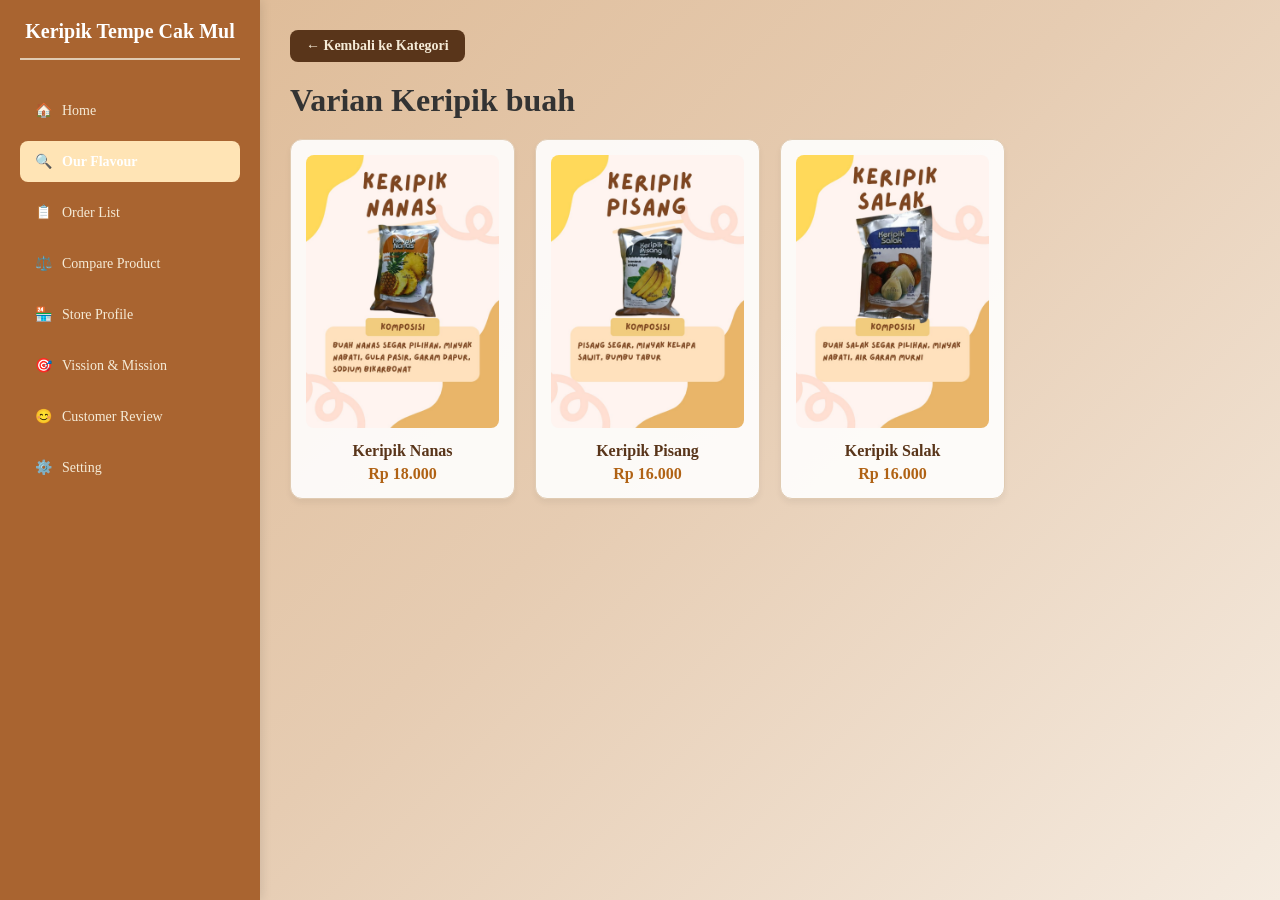
<file: varian buah.html>
<!DOCTYPE html>
<html lang="id">
<head>
    <meta charset="UTF-8">
    <meta name="viewport" content="width=device-width, initial-scale=1.0">
    <title>Varian Keripik buah - Keripik Tempe Cak Mul</title>
    <link rel="stylesheet" href="Style/main.css">
</head>
<body>
    <div class="container">
        
        <!-- SIDEBAR KIRI -->
         <aside class="sidebar">
            <h1 class="brand-title">Keripik Tempe Cak Mul</h1>
            <ul class="nav-menu">
                <li class="nav-item">
                    <a href="index.html">
                        <span class="icon">🏠</span> Home
                    </a>
                </li>
                <li class="nav-item active">
                    <a href="our flavour.html">
                        <span class="icon">🔍</span> Our Flavour
                    </a>
                </li>
                <li class="nav-item">
                    <a href="order.html">
                        <span class="icon">📋</span> Order List
                    </a>
                </li>
                <li class="nav-item">
                    <a href="compare.html">
                        <span class="icon">⚖️</span> Compare Product
                    </a>
                </li>
                <li class="nav-item">
                    <a href="store profile.html">
                        <span class="icon">🏪</span> Store Profile
                    </a>
                </li>
                <li class="nav-item">
                    <a href="vission and mission.html">
                        <span class="icon">🎯</span> Vission & Mission
                    </a>
                </li>
                <li class="nav-item">
                    <a href="customer review.html">
                        <span class="icon">😊</span> Customer Review
                    </a>
                </li>
                <li class="nav-item">
                    <a href="setting.html">
                        <span class="icon">⚙️</span> Setting
                    </a>
                </li>
            </ul>
        </aside>

        <!-- KONTEN UTAMA KANAN -->
        <main class="main-content">
            <a href="our flavour.html" class="btn-back">← Kembali ke Kategori</a>
            <h1>Varian Keripik buah</h1>
            
            <div class="products-grid">
                <!-- Produk 1 -->
                <div class="card">
                    <img src="IMG/nanas.jpg" alt="Keripik Nanas">
                    <h3 class="product-name">Keripik Nanas</h3>
                    <p class="price">Rp 18.000</p>
                </div>
                <!-- Produk 2 -->
                <div class="card">
                    <img src="IMG/pisang.jpg" alt="Keripik Pisang">
                    <h3 class="product-name">Keripik Pisang</h3>
                    <p class="price">Rp 16.000</p>
                </div>

                <div class="card">
                    <img src="IMG/salak.jpg" alt="Keripik Salak">
                    <h3 class="product-name">Keripik Salak</h3>
                    <p class="price">Rp 16.000</p>
                </div>
                
            </div>
        </main>
    </div>
</body>
</html>
</file>
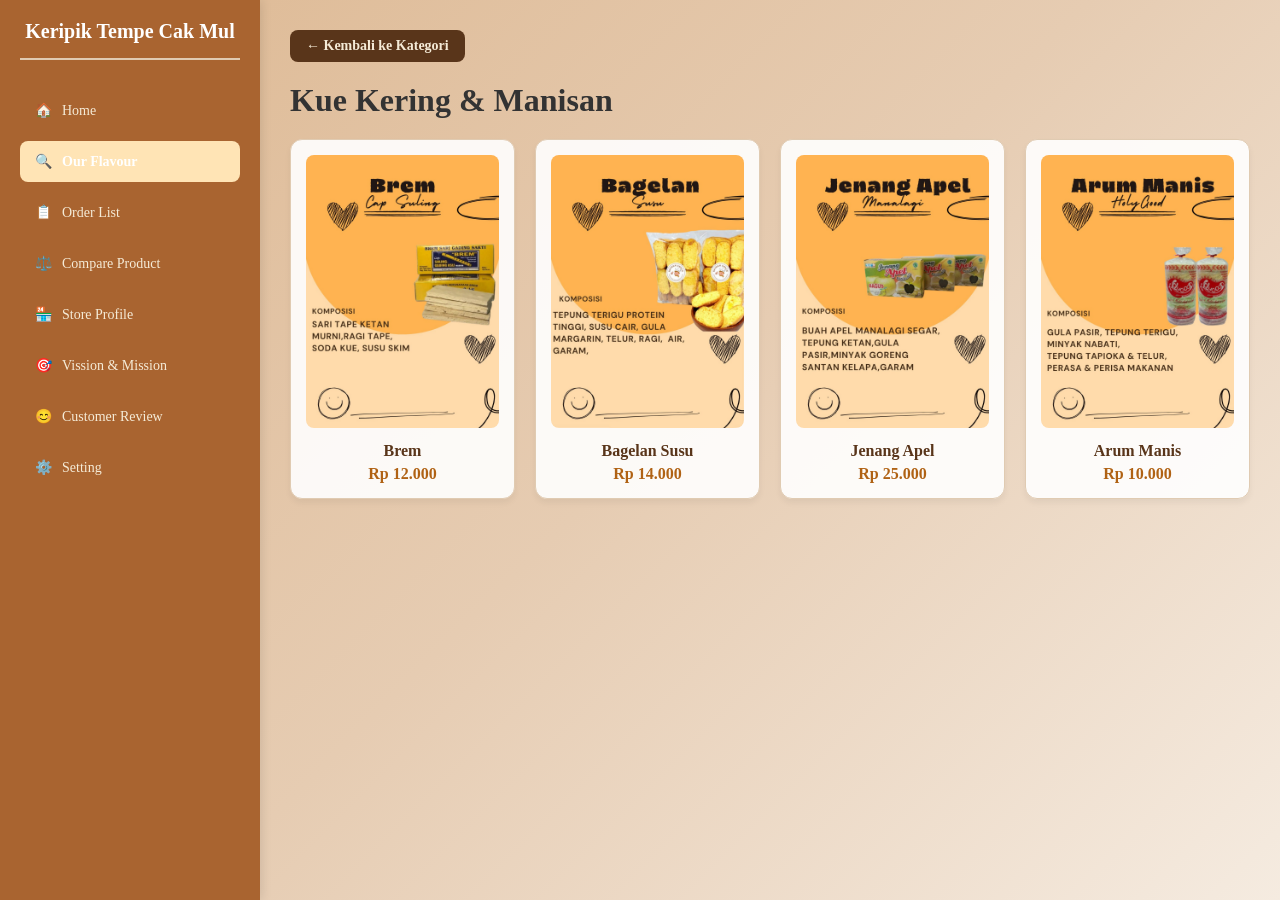
<file: varian kue.html>
<!DOCTYPE html>
<html lang="id">
<head>
    <meta charset="UTF-8">
    <meta name="viewport" content="width=device-width, initial-scale=1.0">
    <title>Kue Kering & Manisan - Keripik Tempe Cak Mul</title>
    <link rel="stylesheet" href="Style/main.css">
</head>
<body>
    <div class="container">
        
        <!-- SIDEBAR KIRI -->
         <aside class="sidebar">
            <h1 class="brand-title">Keripik Tempe Cak Mul</h1>
            <ul class="nav-menu">
                <li class="nav-item">
                    <a href="index.html">
                        <span class="icon">🏠</span> Home
                    </a>
                </li>
                <li class="nav-item active">
                    <a href="our flavour.html">
                        <span class="icon">🔍</span> Our Flavour
                    </a>
                </li>
                <li class="nav-item">
                    <a href="order.html">
                        <span class="icon">📋</span> Order List
                    </a>
                </li>
                <li class="nav-item">
                    <a href="compare.html">
                        <span class="icon">⚖️</span> Compare Product
                    </a>
                </li>
                <li class="nav-item">
                    <a href="store profile.html">
                        <span class="icon">🏪</span> Store Profile
                    </a>
                </li>
                <li class="nav-item">
                    <a href="vission and mission.html">
                        <span class="icon">🎯</span> Vission & Mission
                    </a>
                </li>
                <li class="nav-item">
                    <a href="customer review.html">
                        <span class="icon">😊</span> Customer Review
                    </a>
                </li>
                <li class="nav-item">
                    <a href="setting.html">
                        <span class="icon">⚙️</span> Setting
                    </a>
                </li>
            </ul>
        </aside>

        <!-- KONTEN UTAMA KANAN -->
        <main class="main-content">
            <a href="our flavour.html" class="btn-back">← Kembali ke Kategori</a>
            <h1>Kue Kering & Manisan</h1>
            
            <div class="products-grid">
                <!-- Produk 1 -->
                <div class="card">
                    <img src="IMG/brem.jpg" alt="Brem">
                    <h3 class="product-name">Brem</h3>
                    <p class="price">Rp 12.000</p>
                </div>
                <!-- Produk 2 -->
                <div class="card">
                    <img src="IMG/bagelan susu.jpg" alt="Bagelan Susu">
                    <h3 class="product-name">Bagelan Susu</h3>
                    <p class="price">Rp 14.000</p>
                </div>
                
                <div class="card">
                    <img src="IMG/jenang apel.jpg" alt="Jenang Apel">
                    <h3 class="product-name">Jenang Apel</h3>
                    <p class="price">Rp 25.000</p>
                </div>

                <div class="card">
                    <img src="IMG/arum.jpg" alt="Arum Manis">
                    <h3 class="product-name">Arum Manis</h3>
                    <p class="price">Rp 10.000</p>
                </div>
            </div>
        </main>
    </div>
</body>
</html>
</file>
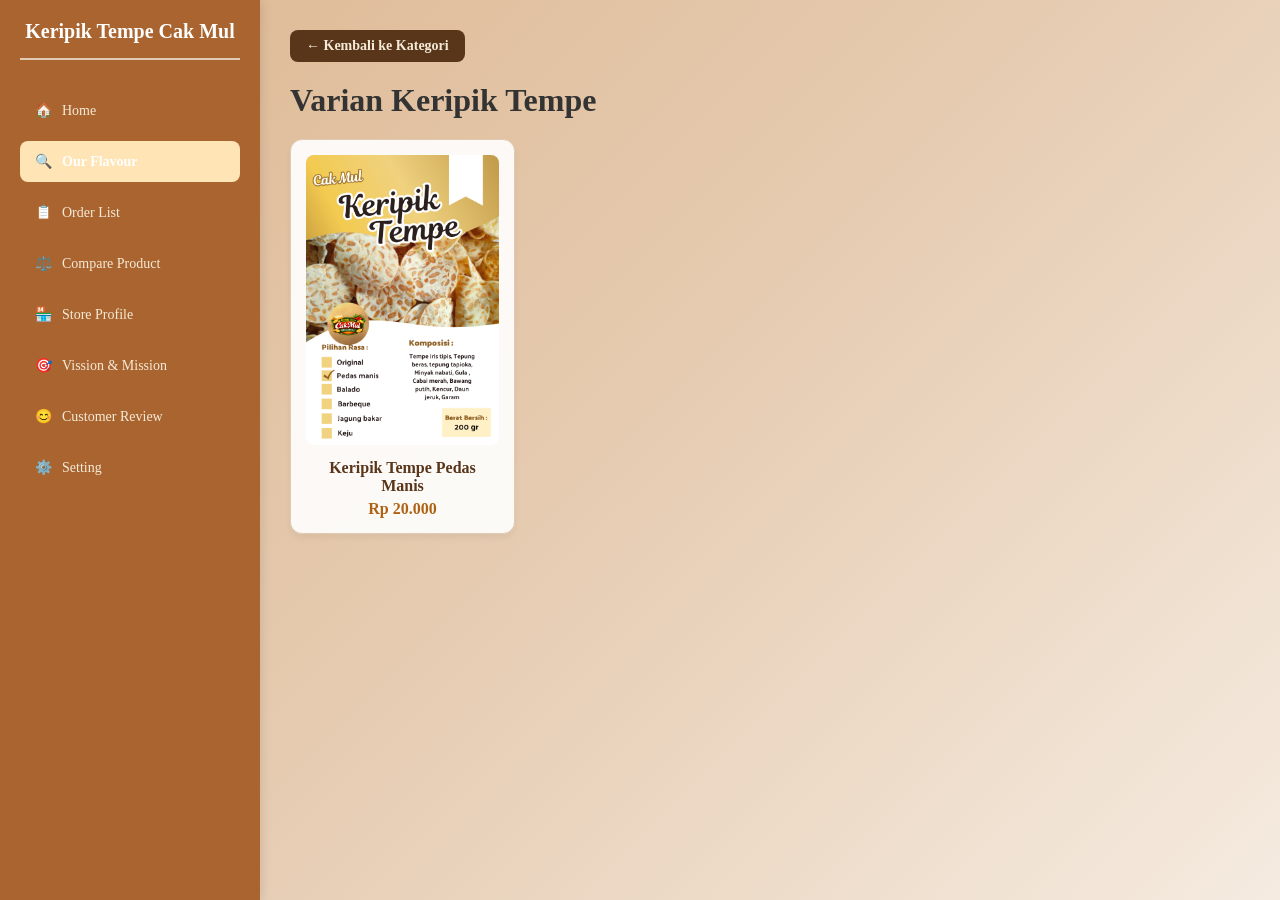
<file: varian tempe.html>
<!DOCTYPE html>
<html lang="id">
<head>
    <meta charset="UTF-8">
    <meta name="viewport" content="width=device-width, initial-scale=1.0">
    <title>Varian Keripik Tempe - Keripik Tempe Cak Mul</title>
    <link rel="stylesheet" href="Style/main.css">
</head>
<body>
    <div class="container">
        
        <!-- SIDEBAR KIRI -->
         <aside class="sidebar">
            <h1 class="brand-title">Keripik Tempe Cak Mul</h1>
            <ul class="nav-menu">
                <li class="nav-item">
                    <a href="index.html">
                        <span class="icon">🏠</span> Home
                    </a>
                </li>
                <li class="nav-item active">
                    <a href="our flavour.html">
                        <span class="icon">🔍</span> Our Flavour
                    </a>
                </li>
                <li class="nav-item">
                    <a href="order.html">
                        <span class="icon">📋</span> Order List
                    </a>
                </li>
                <li class="nav-item">
                    <a href="compare.html">
                        <span class="icon">⚖️</span> Compare Product
                    </a>
                </li>
                <li class="nav-item">
                    <a href="store profile.html">
                        <span class="icon">🏪</span> Store Profile
                    </a>
                </li>
                <li class="nav-item">
                    <a href="vission and mission.html">
                        <span class="icon">🎯</span> Vission & Mission
                    </a>
                </li>
                <li class="nav-item">
                    <a href="customer review.html">
                        <span class="icon">😊</span> Customer Review
                    </a>
                </li>
                <li class="nav-item">
                    <a href="setting.html">
                        <span class="icon">⚙️</span> Setting
                    </a>
                </li>
            </ul>
        </aside>

        <!-- KONTEN UTAMA KANAN -->
        <main class="main-content">
            <a href="our flavour.html" class="btn-back">← Kembali ke Kategori</a>
            <h1>Varian Keripik Tempe</h1>
            
            <div class="products-grid">
                <!-- Produk 1 -->
                <div class="card">
                    <img src="IMG/keripik tempe 1.png" alt="Keripik Tempe Pedas Asin">
                    <h3 class="product-name">Keripik Tempe Pedas Manis</h3>
                    <p class="price">Rp 20.000</p>
                </div>
                               
            </div>
        </main>
    </div>
</body>
</html>
</file>
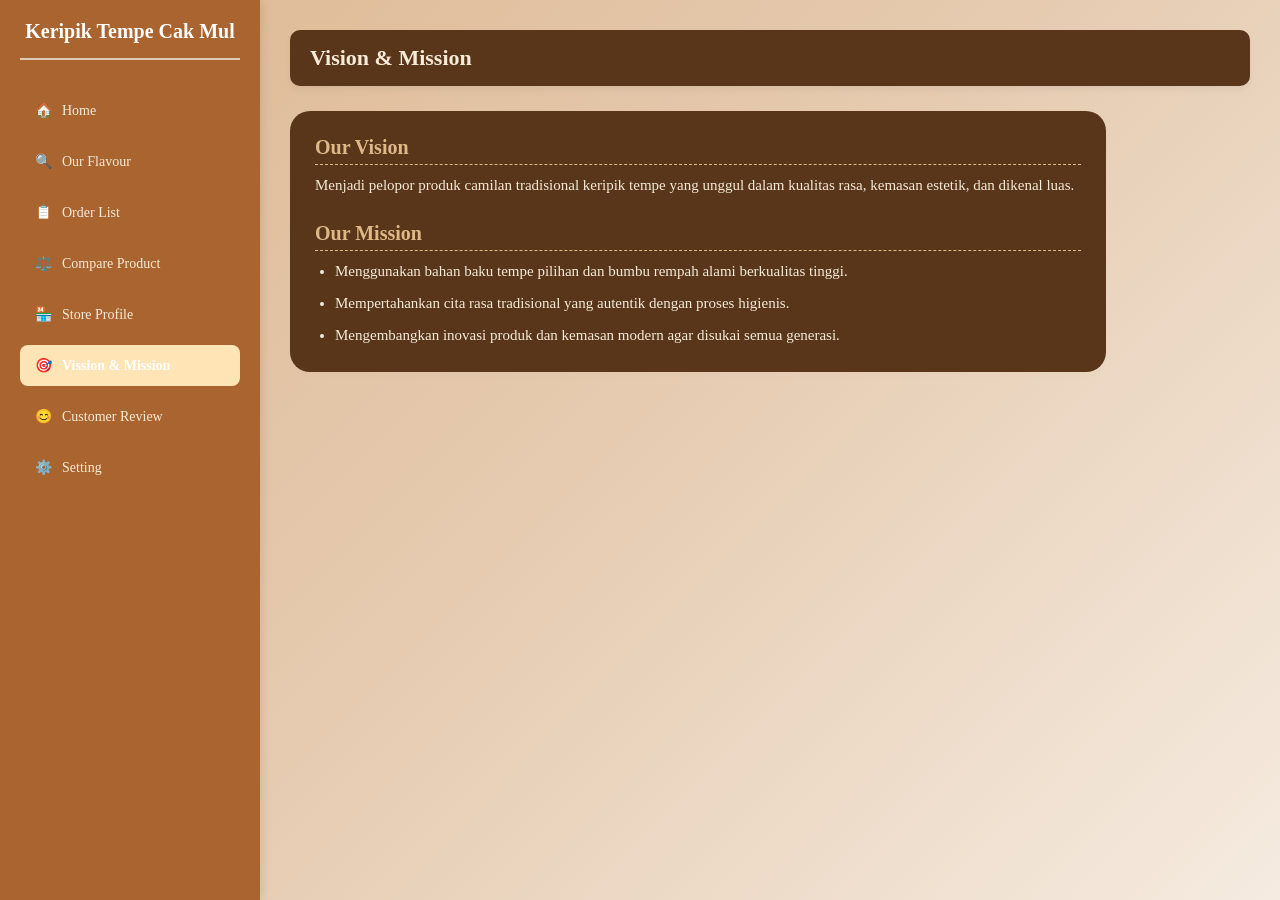
<file: vission and mission.html>
<!DOCTYPE html>
<html lang="en">
<head>
    <meta charset="UTF-8">
    <meta name="viewport" content="width=device-width, initial-scale=1.0">
    <title>Keripik Tempe Cak Mul</title>
    <link rel="stylesheet" href="Style/main.css">
</head>
<body>
    <div class="container">
        
        <!-- SIDEBAR KIRI -->
        <aside class="sidebar">
            <h1 class="brand-title">Keripik Tempe Cak Mul</h1>
            <ul class="nav-menu">
                <li class="nav-item">
                    <a href="index.html">
                        <span class="icon">🏠</span> Home
                    </a>
                </li>
                <li class="nav-item">
                    <a href="our flavour.html">
                        <span class="icon">🔍</span> Our Flavour
                    </a>
                </li>
                <li class="nav-item">
                    <a href="order.html">
                        <span class="icon">📋</span> Order List
                    </a>
                </li>
                <li class="nav-item">
                    <a href="compare.html">
                        <span class="icon">⚖️</span> Compare Product
                    </a>
                </li>
                <li class="nav-item">
                    <a href="store profile.html">
                        <span class="icon">🏪</span> Store Profile
                    </a>
                </li>
                <li class="nav-item active">
                    <a href="vission and mission.html">
                        <span class="icon">🎯</span> Vission & Mission
                    </a>
                </li>
                <li class="nav-item">
                    <a href="customer review.html">
                        <span class="icon">😊</span> Customer Review
                    </a>
                </li>
                <li class="nav-item">
                    <a href="setting.html">
                        <span class="icon">⚙️</span> Setting
                    </a>
                </li>
            </ul>
        </aside>

        <!--konten utama kanan -->
    <main class="main-content">
        <!-- 1. Judul Banner -->
       <div class="banner-title">
        Vision & Mission
       </div>    

    <!-- 2. Kotak Isi Visi & Misi (HARUS DISLIPKAN DI SINI ) -->   
<div class="content-body" style="background-color: #59351a; padding: 25px; border-radius: 20px; margin-top: 25px; color: #f5ebd7; width: 85%; box-shadow: 0 4px 10px rgba(0,0,0,0.01) ">
   
<div class="vision-box" style="margin-bottom: 25px;">
    <h3 style="color: #DEB887; font-size: 20px; margin-bottom: 8px; border-bottom: 1px dashed #DEB887; padding-bottom: 5px;">Our Vision</h3>
    <p style="font-size: 15px; line-height: 1.6;">Menjadi pelopor produk camilan tradisional keripik tempe yang unggul dalam kualitas rasa, kemasan estetik, dan dikenal luas.</p>
</div>

<!-- Bagian Misi -->
<div class="mission-box">
    <h3 style="color:#DEB887; font-size: 20px; margin-bottom: 8px; border-bottom: 1px dashed #DEB887; padding-bottom: 5px;">Our Mission</h3>
    <ul style="padding-left: 20px; font-size: 15px; line-height: 1.6;">
        <li style="margin-bottom: 8px;">Menggunakan bahan baku tempe pilihan dan bumbu rempah alami berkualitas tinggi.</li> 
        <li style="margin-bottom: 8px;">Mempertahankan cita rasa tradisional yang autentik dengan proses higienis.</li>
        <li>Mengembangkan inovasi produk dan kemasan modern agar disukai semua generasi.</li>
    </ul>
    </div>

</div> <!-- Penutup kotak isi -->

</main> <!-- Penutup konten utama-->

</div> <!-- Penutup Container -->
<!--BATAS AKHIR KODE BARU -->
</body>
</html>
</file>
<file: Style/main.css>
* {
    margin: 0;
    padding: 0;
    box-sizing: border-box;
    font-family: NotoSerif;
    src: url(../Fonts/NotoSerif-VariableFont_wdth,wght.ttf);
}

body {
    background: linear-gradient(135deg, #ddb892, #e6ccb2, #f5ebe0);
    background-attachment: fixed;
    color: #333333;
    min-height: 100vh;
}

/* Layout Container */
.container {
    display: flex;
    min-height: 100vh;
}

/* SIDEBAR NAVIGATION */
.sidebar {
    width: 260px;
    background-color: #a96430;
    color: #f5ebd7;
    padding: 20px;
    flex-shrink: 0;
    box-shadow: 2px 0 10px rgba(0,0,0,0.1);
}

.brand-title {
    font-size: 20px;
    font-weight: bold;
    margin-bottom: 30px;
    color: #ffffff;
    text-align: center;
    border-bottom: 2px solid #e0cbb2;
    padding-bottom: 15px;
}

.nav-menu {
    list-style: none;
}

.nav-item {
    margin-bottom: 10px;
}

.nav-item a {
    display: flex;
    align-items: center;
    gap: 10px;
    color: #f5ebd7;
    text-decoration: none;
    padding: 12px 15px;
    border-radius: 8px;
    transition: all 0.2s ease;
    font-size: 14px;
}

.nav-item a:hover {
    background-color: moccasin;
    color: #ffffff;
}


.nav-item a:active {
    background-color: #b0774b;
    color: #ffcc66; 
    transform: scale(0.98);
}

.nav-item.active a {
    background-color: moccasin;
    color: #ffffff;
    font-family: Noto serif;
    font-weight: bold;
}


/* MAIN CONTENT */
.main-content {
    flex-grow: 1;
    padding: 30px;
    background: transparent; 
}

.content-header {
    margin-bottom: 25px;
}


.banner-title {
    width: 100%;
    background-color: #59351a;
    color: #f5ebd7;
    padding: 15px 20px;
    border-radius: 10px;
    font-size: 22px;
    font-weight: bold;
    margin-bottom: 20px;
    box-shadow: 0 4px 6px rgba(0,0,0,0.05);
}

/*BUTTONS */
.btn-back {
    display: inline-block;
    padding: 8px 16px;
    background-color: #59351a;
    color: #f5ebd7;
    text-decoration: none;
    border-radius: 8px;
    font-weight: bold;
    font-size: 14px;
    margin-bottom: 20px;
    transition: all 0.2s;
}

.btn-back:hover {
    background-color: #b06214;
    color: #ffffff;
}

.btn-back:active {
    background-color: #3d2310;
    color: #ffcc66; /* Berubah warna saat diklik */
    transform: scale(0.95);
}

.btn-danger {
    background-color: #d9534f;
    color: #ffffff;
    border: none;
    padding: 10px 20px;
    border-radius: 8px;
    font-weight: bold;
    cursor: pointer;
    margin-top: 10px;
    transition: all 0.2s;
}

.btn-danger:hover {
    background-color: #c9302c;
}

.btn-danger:active {
    background-color: #a02622;
    color: #ffdddd;
    transform: scale(0.95);
}

.btn-primary {
    background-color: #59351a;
    color: #f5ebd7;
    border: none;
    padding: 12px 25px;
    font-weight: bold;
    border-radius: 8px;
    cursor: pointer;
    font-size: 14px;
    transition: all 0.2s;
}

.btn-primary:hover {
    background-color: #b06214;
    color: #ffffff;
}

.btn-primary:active {
    background-color: #3d2310;
    color: #ffcc66; 
    transform: scale(0.95);
}

/* CARDS & PRODUCTS GRID*/

a {
    text-decoration: none;
}

.products-grid {
    display: grid;
    grid-template-columns: repeat(auto-fill, minmax(220px, 1fr));
    gap: 20px;
    margin-top: 20px;
}

.card {
    background: rgba(255, 255, 255, 0.9);
    border-radius: 12px;
    padding: 15px;
    text-align: center;
    border: 1px solid #e0cbb2;
    box-shadow: 0 4px 6px rgba(0,0,0,0.05);
    transition: all 0.3s ease;
}

.card:hover {
    transform: translateY(-5px);
    box-shadow: 0 6px 12px rgba(0,0,0,0.15);
    background: #ffffff;
}

.card:active {
    transform: translateY(0);
    border-color: #b06214;
}

.card img {
    max-width: 100%;
    height: auto;
    object-fit: cover;
    border-radius: 8px;
    margin-bottom: 10px;
}

.product-name {
    font-size: 16px;
    color: #59351a;
    margin-bottom: 5px;
    transition: color 0.2s;
}

.card:active .product-name {
    color: #b06214;
}

.price {
    color: #b06214;
    font-weight: bold;
    margin-top: 5px;
}

.rating {
    color: #ffb400;
}

.category-link {
    text-decoration: none;
    color: inherit;
    display: block;
}

/* MODAL POPUP*/
.modal {
    display: none;
    position: fixed;
    top: 0;
    left: 0;
    width: 100%;
    height: 100%;
    z-index: 1000;
}

.modal:target {
    display: flex;
    align-items: center;
    justify-content: center;
}

.modal-overlay {
    position: absolute;
    top: 0;
    left: 0;
    width: 100%;
    height: 100%;
    background: rgba(0, 0, 0, 0.6);
}

.modal-content {
    position: relative;
    background: #ffffff;
    padding: 25px;
    border-radius: 12px;
    max-width: 500px;
    width: 90%;
    z-index: 1001;
    box-shadow: 0 5px 15px rgba(0,0,0,0.3);
}

.modal-content img {
    width: 100%;
    max-width: 200px;
    margin: 15px auto;
    display: block;
}

.close-btn {
    position: absolute;
    top: 10px;
    right: 15px;
    font-size: 24px;
    text-decoration: none;
    color: #333333;
    transition: color 0.2s;
}

.close-btn:hover {
    color: #b06214;
}

.close-btn:active {
    color: #d9534f;
}

.modal-body {
    display: flex;
    gap: 15px;
    align-items: center;
}

/* TABLE (ORDER & COMPARE)*/
.order-table, 
.compare-table {
    max-width: 100%;
    border-collapse: collapse;
    margin-top: 20px;
    background: rgba(255, 255, 255, 0.95);
    border-radius: 8px;
    overflow: hidden;
    box-shadow: 0 2px 5px rgba(0,0,0,0.05);
}

.order-table th, 
.compare-table th {
    background-color: #59351a;
    color: #f5ebd7;
    padding: 12px;
    text-align: left;
}

.order-table td, 
.compare-table td {
    padding: 12px;
    border-bottom: 1px solid #e0cbb2;
}

.compare-table th h3 {
    margin-bottom: 10px;
    color: #f5ebd7;
}

.compare-img {
    max-width: 100px;
    height: 80px;
    object-fit: cover;
    border-radius: 6px;
}

.price-highlight {
    color: #b06214;
    font-weight: bold;
}

.star-gold {
    color: #ffcc66;
}

.buy-link {
    text-decoration: none;
    color: #b06214;
    font-weight: bold;
    transition: color 0.2s;
}

.buy-link:hover {
    color: #59351a;
}

.buy-link:active {
    color: #ff9900;
}

/*STORE PROFILE*/
.profile-container {
    display: flex;
    flex-direction: column;
    gap: 30px;
}

.about-section {
    display: flex;
    gap: 20px;
    background: rgba(255, 255, 255, 0.9);
    padding: 20px;
    border-radius: 12px;
    border: 1px solid #e0cbb2;
}

.about-img {
    width: 250px;
    height: 180px;
    object-fit: cover;
    border-radius: 8px;
}

.about-text h2 {
    color: #59351a;
    margin-bottom: 10px;
}

.about-text p {
    margin-bottom: 10px;
    line-height: 1.5;
}

.values-grid {
    display: grid;
    grid-template-columns: repeat(auto-fit, minmax(200px, 1fr));
    gap: 15px;
}

.value-card {
    background: rgba(255, 255, 255, 0.9);
    padding: 15px;
    border-radius: 10px;
    text-align: center;
    border: 1px solid #e0cbb2;
}

.value-icon {
    font-size: 28px;
    display: block;
    margin-bottom: 8px;
}

.value-card h4 {
    color: #59351a;
    margin-bottom: 5px;
}

.timeline-section {
    background: rgba(255, 255, 255, 0.9);
    padding: 20px;
    border-radius: 12px;
    border: 1px solid #e0cbb2;
}

.timeline-section h3 {
    color: #59351a;
    margin-bottom: 15px;
}

.timeline-grid {
    display: grid;
    grid-template-columns: repeat(auto-fit, minmax(200px, 1fr));
    gap: 15px;
}

.timeline-item {
    border-left: 3px solid #59351a;
    padding-left: 10px;
}

.timeline-item h5 {
    color: #b06214;
    font-size: 16px;
}

/*VISION & MISSION
*/
.vision-mission-box {
    background-color: #59351a;
    padding: 25px;
    border-radius: 20px;
    margin-top: 25px;
    color: #f5ebd7;
    width: 100%;
    max-width: 800px;
    box-shadow: 0 4px 10px rgba(0,0,0,0.05);
}

.vision-box {
    margin-bottom: 25px;
}

.box-title {
    color: #ddb892;
    font-size: 20px;
    margin-bottom: 8px;
    border-bottom: 1px dashed #ddb892;
    padding-bottom: 5px;
}

.vision-mission-box p, 
.vision-mission-box ul {
    font-size: 15px;
    line-height: 1.6;
}

.vision-mission-box ul {
    padding-left: 20px;
}

.vision-mission-box li {
    margin-bottom: 8px;
}

/*REVIEWS & FORMS*/
.reviews-container {
    display: flex;
    flex-direction: column;
    gap: 15px;
}

.review-card {
    background: rgba(255, 255, 255, 0.9);
    padding: 15px 20px;
    border-radius: 10px;
    border: 1px solid #e0cbb2;
}

.review-header {
    display: flex;
    justify-content: space-between;
    margin-bottom: 8px;
}

.customer-name {
    font-weight: bold;
    color: #59351a;
}

.add-review-form,
.settings-form {
    background-color: rgba(255, 255, 255, 0.95);
    padding: 25px;
    border-radius: 15px;
    margin-top: 25px;
    max-width: 800px;
    width: 100%;
    box-shadow: 0 4px 10px rgba(0,0,0,0.05);
    border: 1px solid #e0cbb2;
}

.form-group {
    margin-bottom: 15px;
}

.form-group label {
    display: block;
    color: #59351a;
    font-weight: bold;
    font-size: 14px;
    margin-bottom: 5px;
}

.form-control {
    width: 100%;
    padding: 10px;
    border-radius: 8px;
    border: 1px solid #e0cbb2;
    background-color: #f8e8d8;
    font-size: 14px;
    color: #59351a;
    outline: none;
    transition: all 0.2s;
}

.form-control:focus {
    border-color: #59351a;
    background-color: #ffffff;
    box-shadow: 0 0 5px rgba(89, 53, 26, 0.3);
}
</file>
